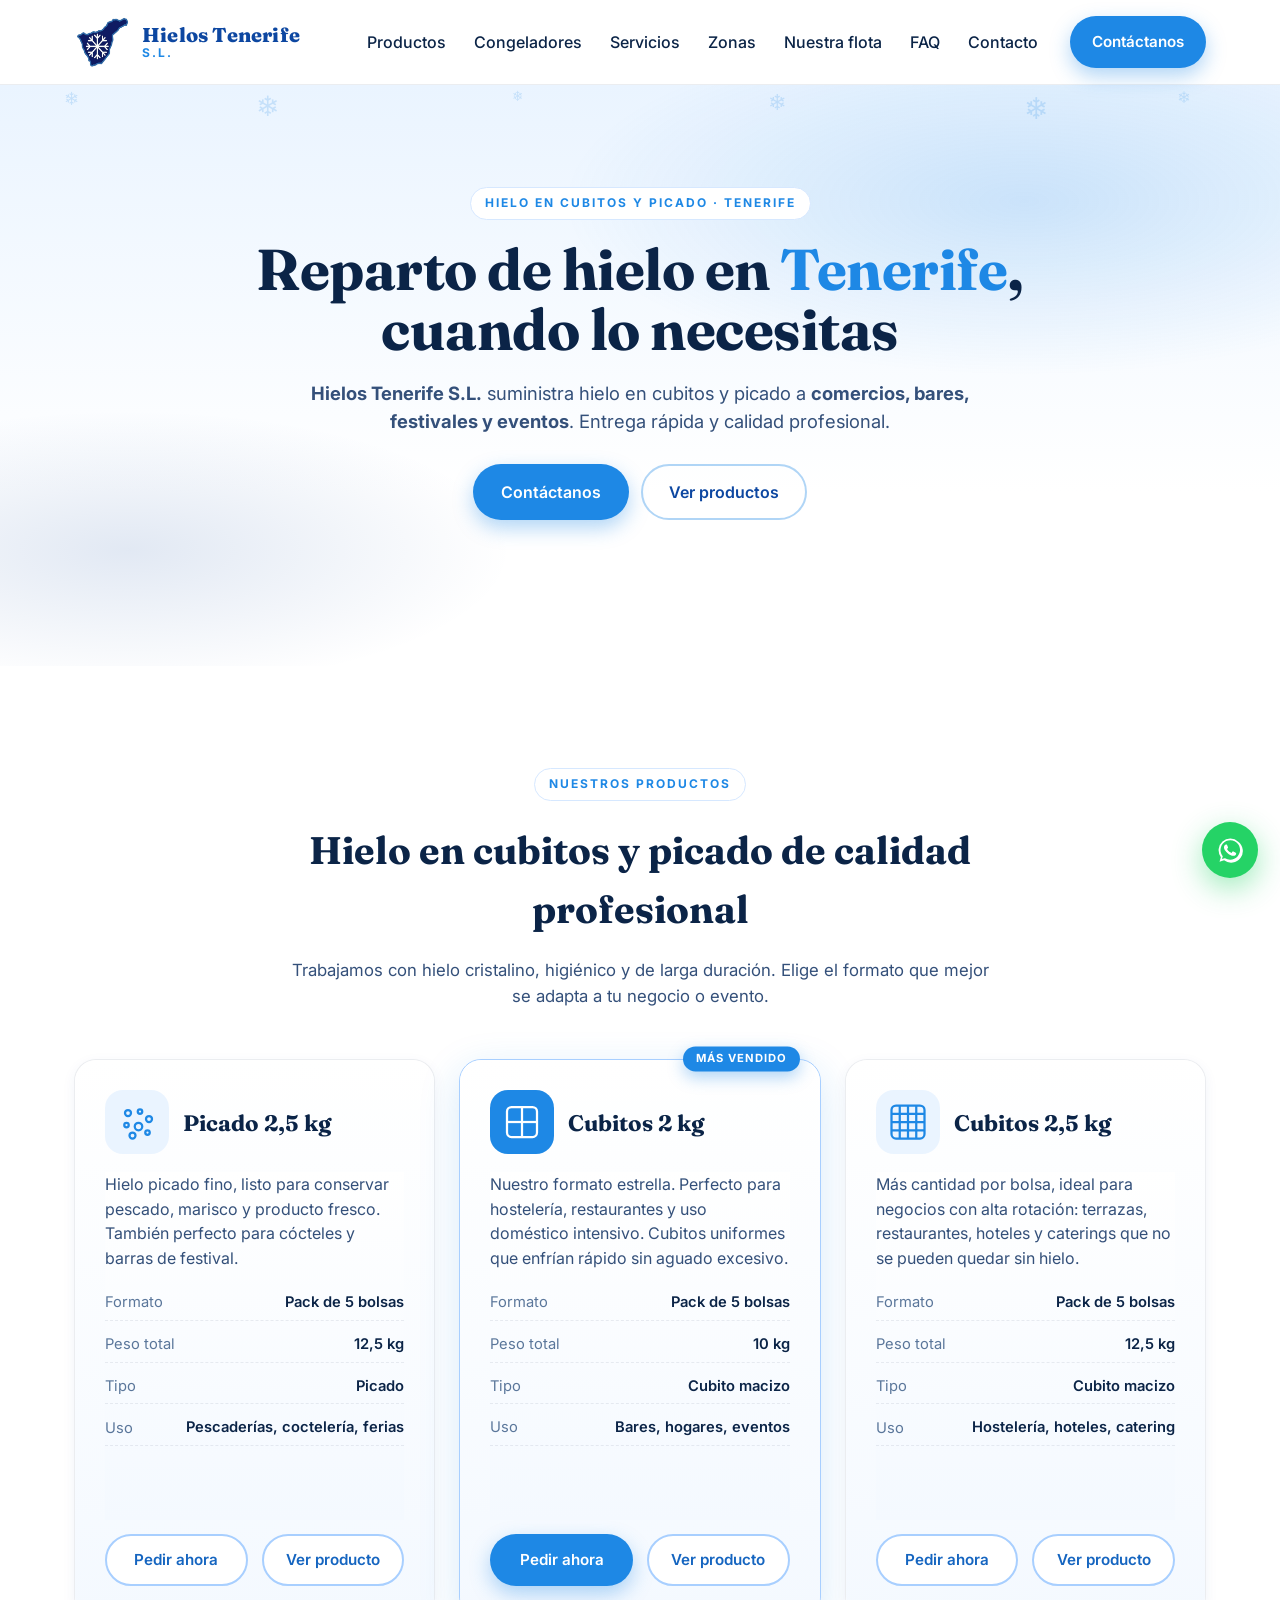
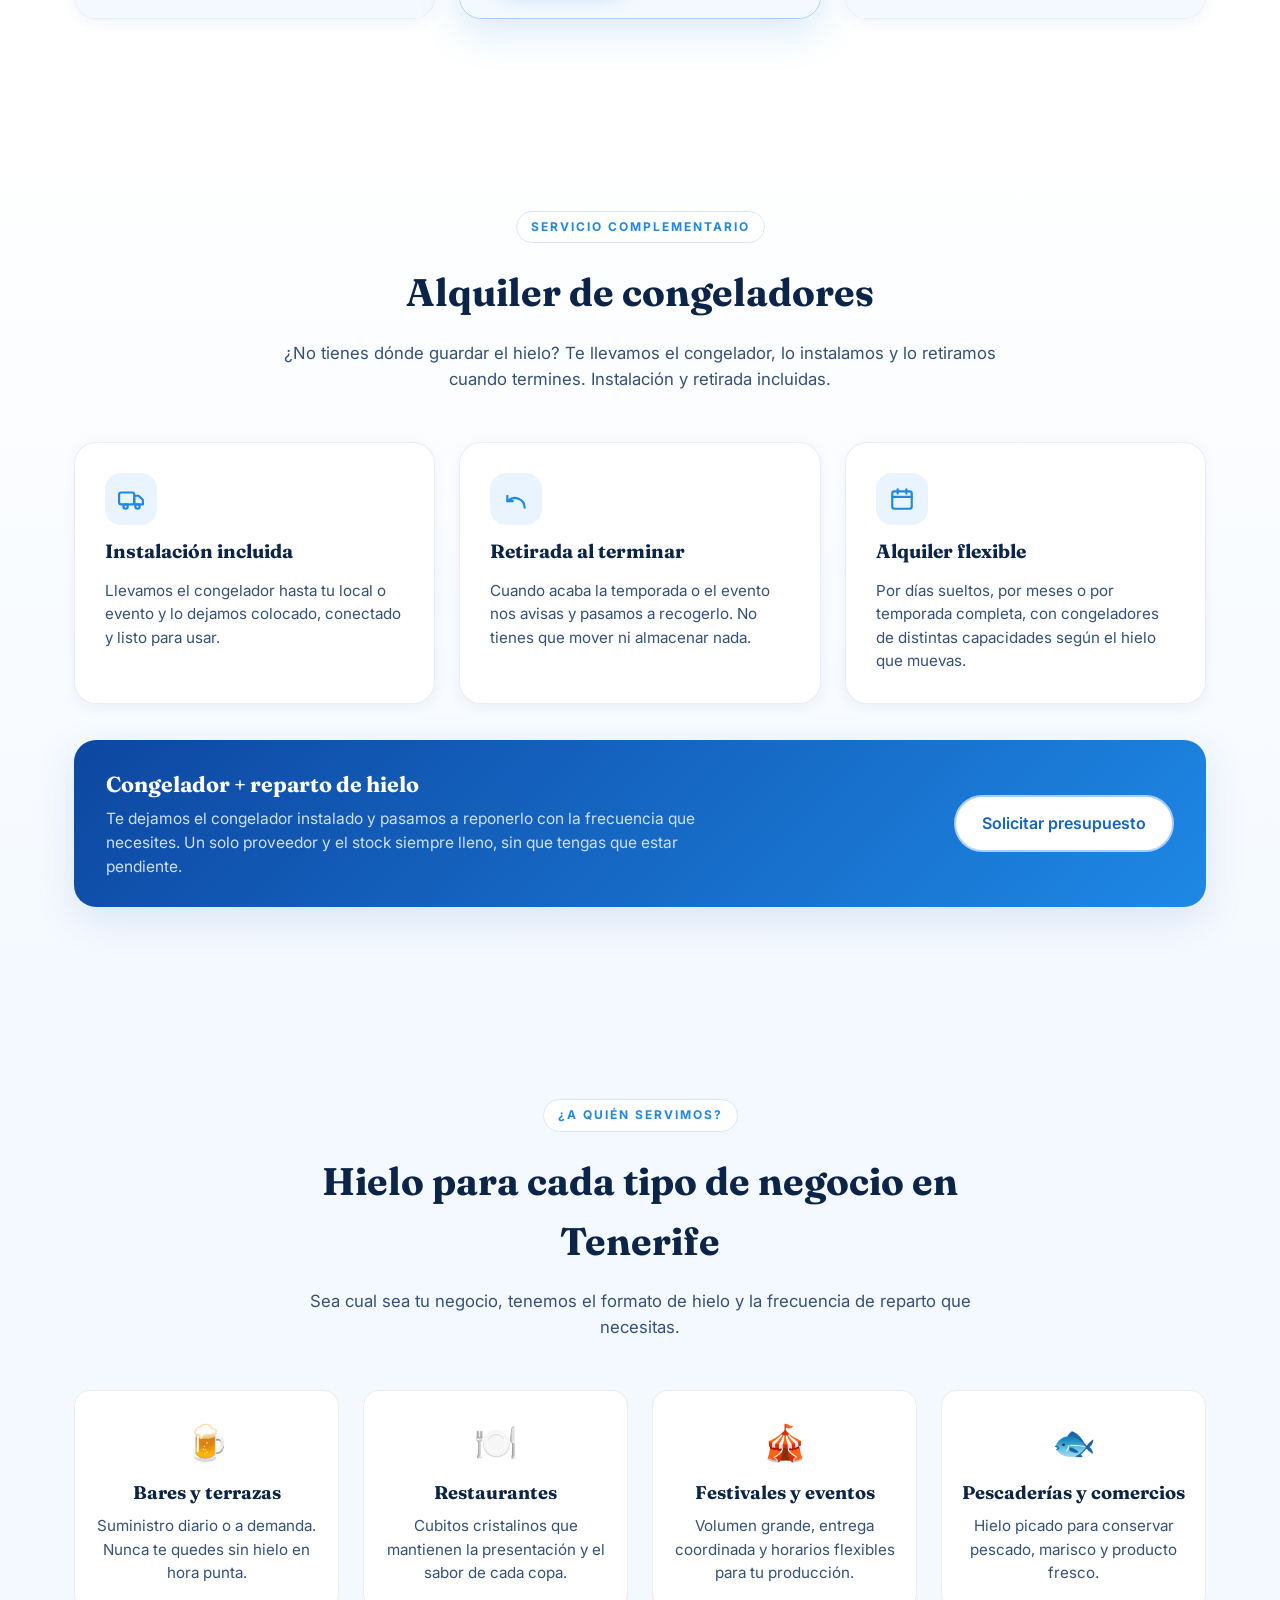
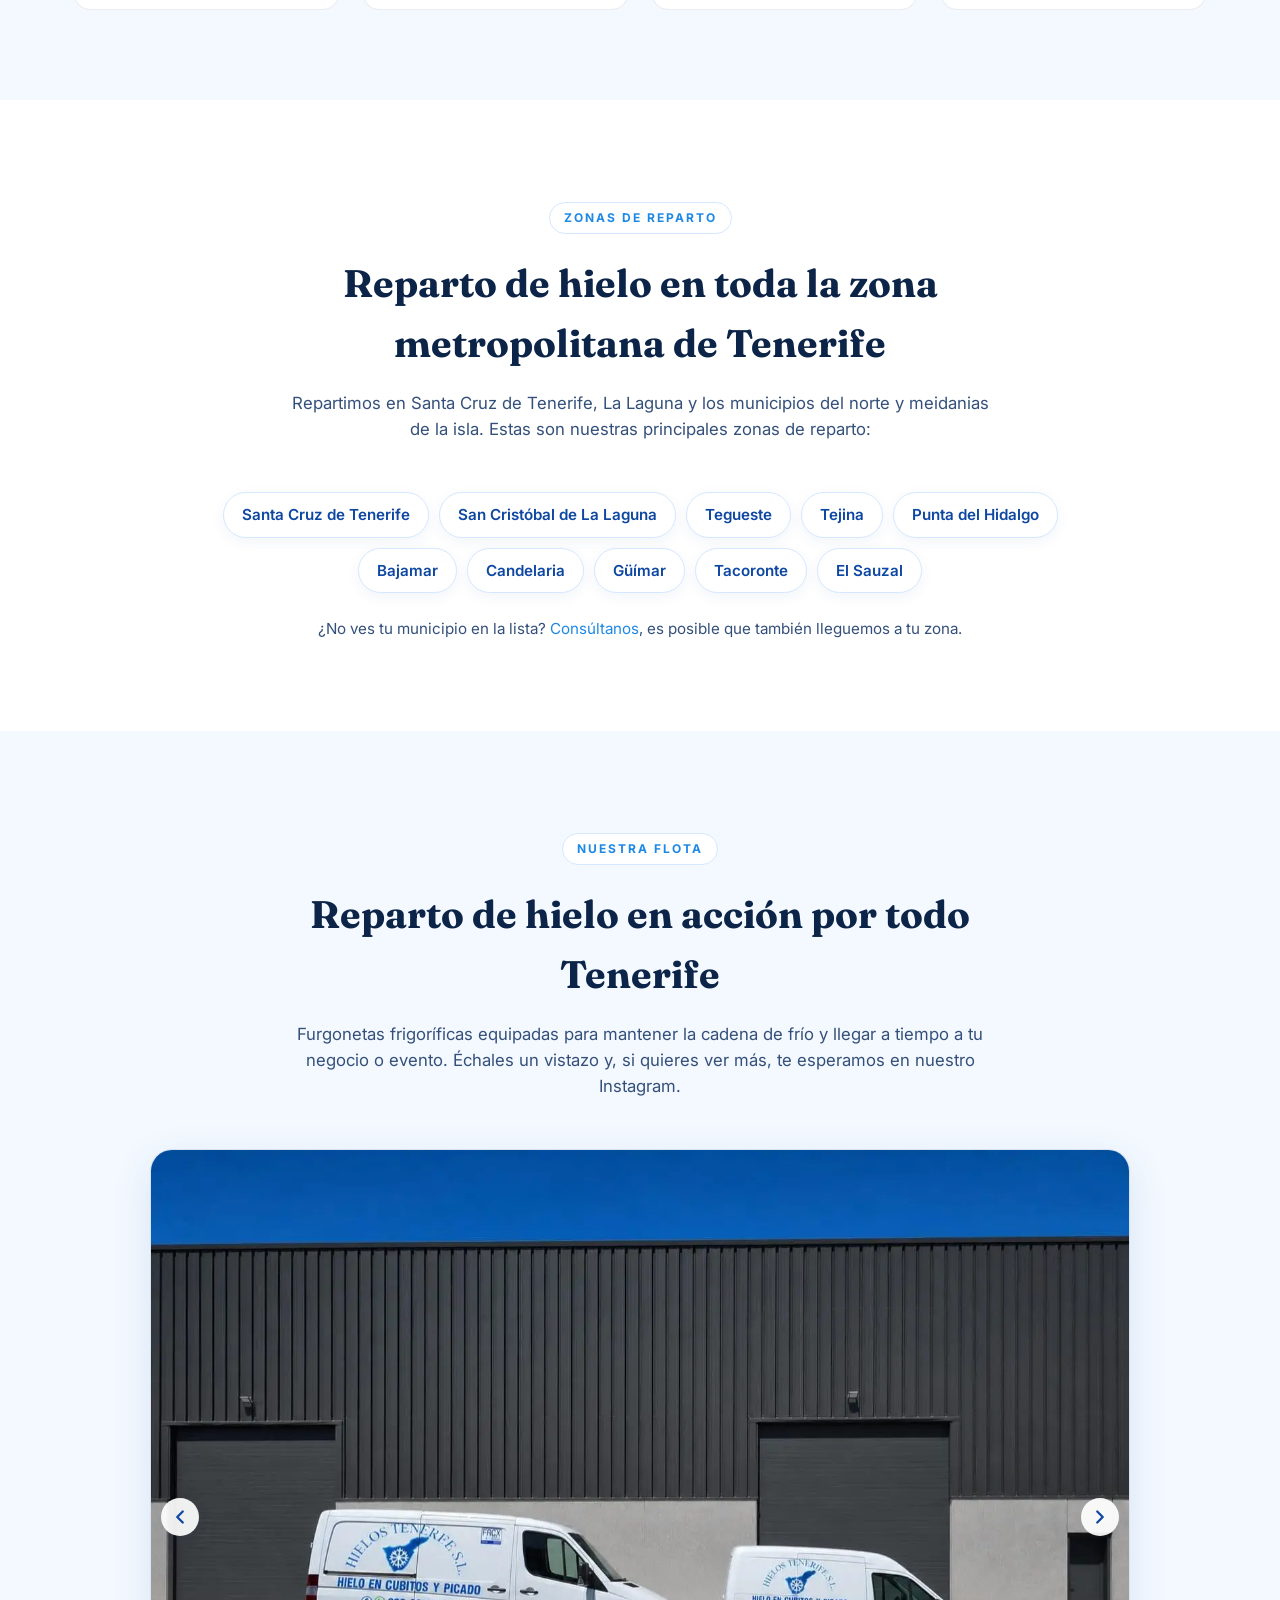
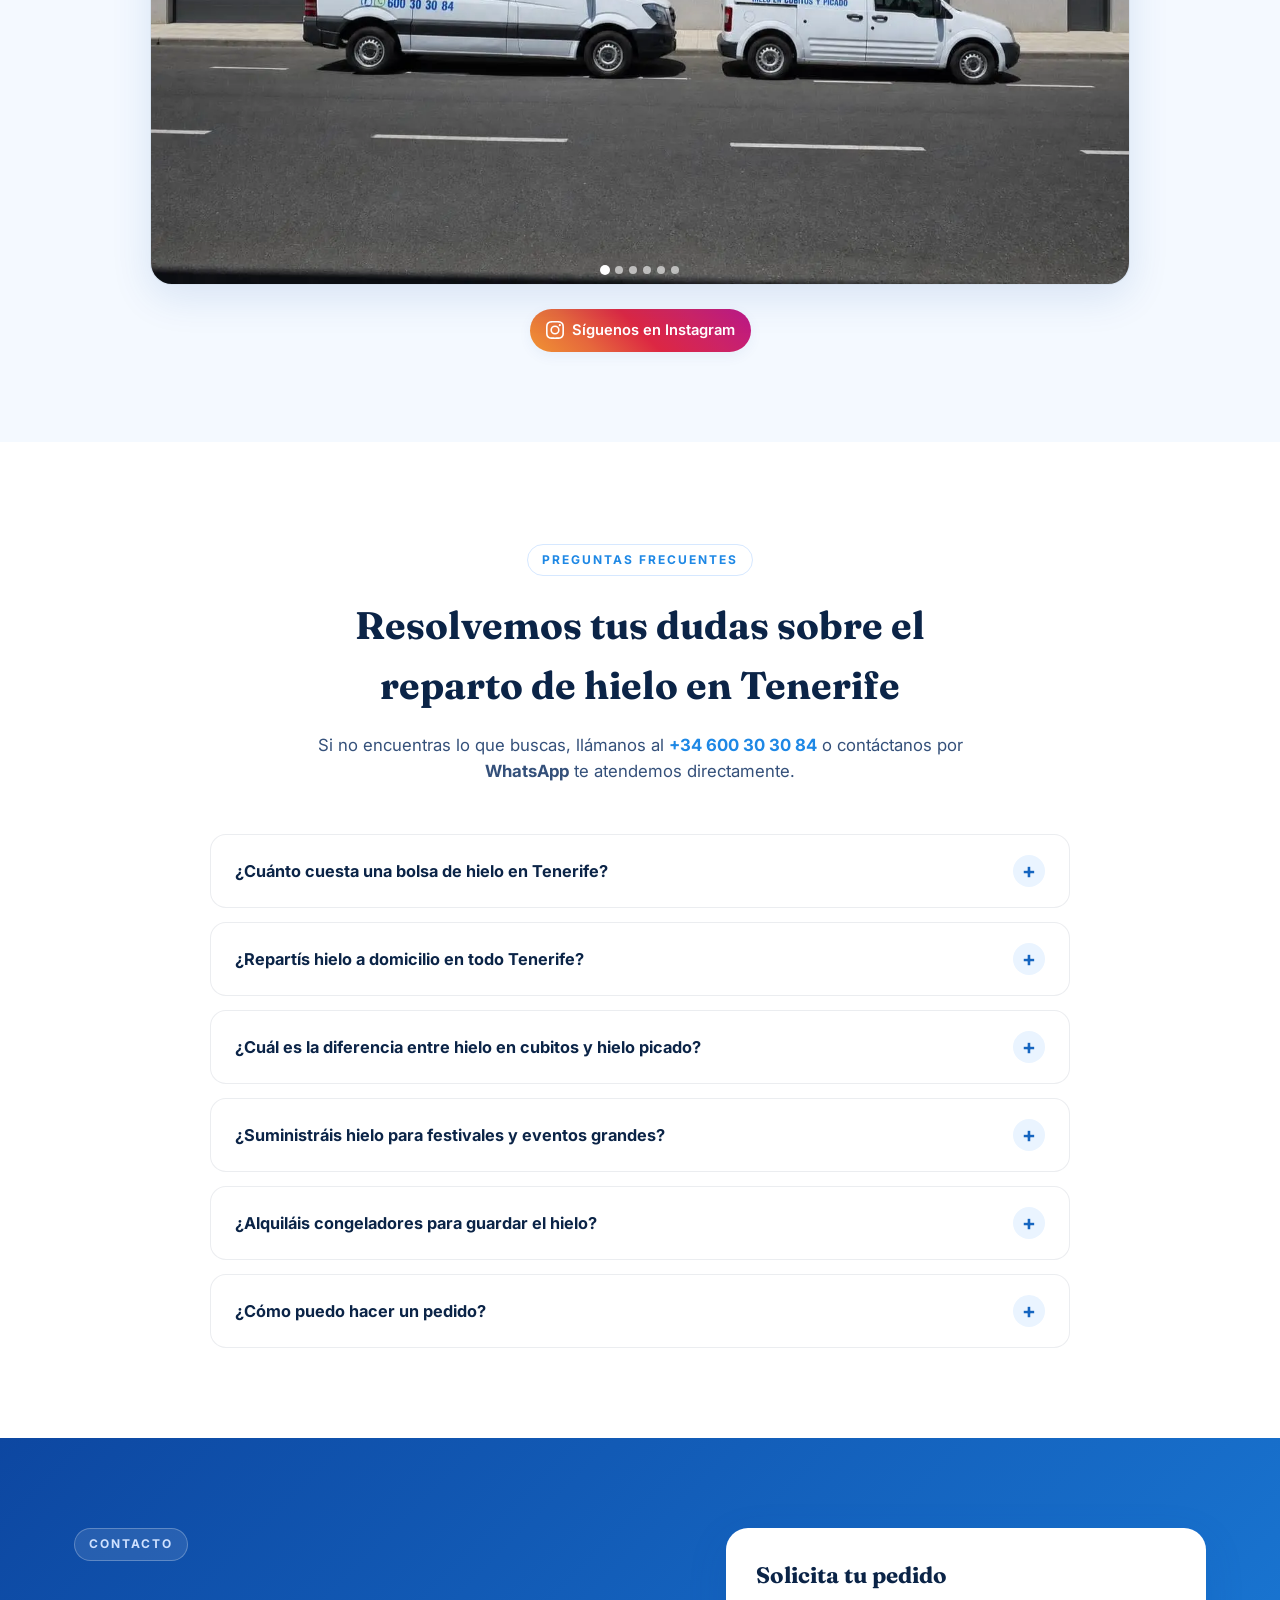
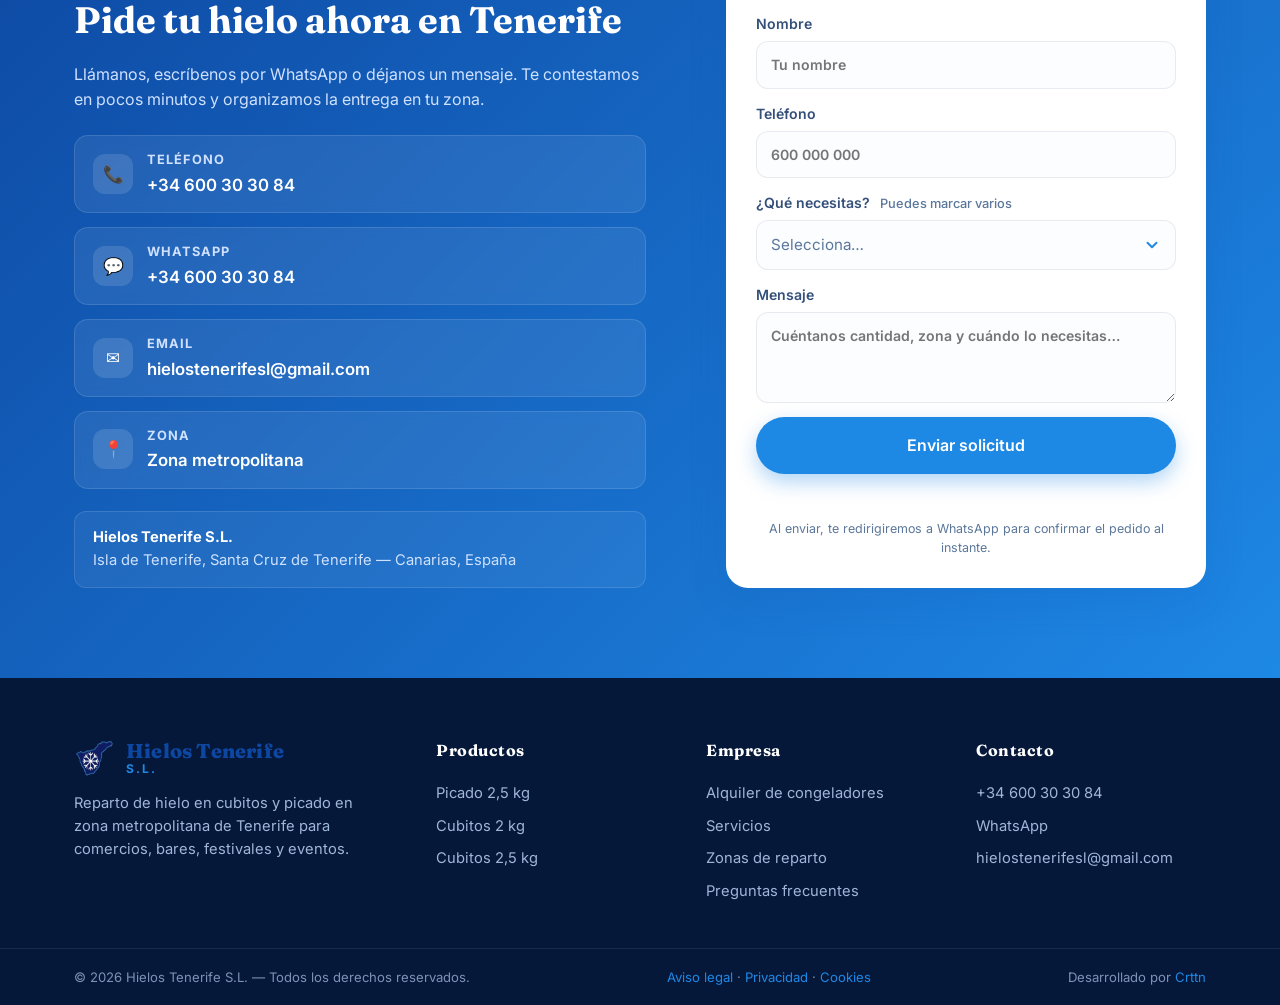
<file: index.html>
<!DOCTYPE html>
<html lang="es-ES">

<head>
  <meta charset="UTF-8" />
  <meta name="viewport" content="width=device-width, initial-scale=1.0" />
  <meta name="theme-color" content="#1e88e5" />
  <meta name="msapplication-TileColor" content="#1e88e5" />

  <!-- Primary SEO -->
  <title>Hielos Tenerife SL | Reparto de Hielo · Cubitos y Picado</title>
  <meta name="description"
    content="Reparto de hielo en cubitos y picado en Tenerife para bares, restaurantes, festivales y eventos. Entrega rápida en toda la zona metropolitana. Pide ya." />
  <meta name="author" content="Hielos Tenerife SL" />
  <meta name="robots" content="index, follow, max-image-preview:large, max-snippet:-1" />
  <meta name="googlebot" content="index, follow" />
  <meta name="rating" content="general" />
  <meta name="distribution" content="global" />
  <meta name="revisit-after" content="7 days" />

  <!-- Canonical -->
  <link rel="canonical" href="https://hielostenerife.es/" />

  <!-- hreflang -->
  <link rel="alternate" hreflang="es-ES" href="https://hielostenerife.es/" />
  <link rel="alternate" hreflang="es" href="https://hielostenerife.es/" />
  <link rel="alternate" hreflang="x-default" href="https://hielostenerife.es/" />

  <!-- Open Graph -->
  <meta property="og:type" content="business.business" />
  <meta property="og:locale" content="es_ES" />
  <meta property="og:site_name" content="Hielos Tenerife SL" />
  <meta property="og:title" content="Hielos Tenerife SL | Reparto de Hielo en Tenerife" />
  <meta property="og:description"
    content="Reparto de hielo en cubitos y picado en zona metropolitana de Tenerife para bares, restaurantes, festivales y eventos. Tel: 600 30 30 84." />
  <meta property="og:url" content="https://hielostenerife.es/" />
  <meta property="og:image" content="https://hielostenerife.es/images/og-image.jpg" />
  <meta property="og:image:type" content="image/jpeg" />
  <meta property="og:image:width" content="1200" />
  <meta property="og:image:height" content="630" />
  <meta property="og:image:alt" content="Furgoneta de Hielos Tenerife SL — reparto de hielo en cubitos y picado" />
  <meta property="business:contact_data:locality" content="San Cristóbal de La Laguna" />
  <meta property="business:contact_data:region" content="Canarias" />
  <meta property="business:contact_data:country_name" content="España" />
  <meta property="business:contact_data:phone_number" content="+34600303084" />

  <!-- Twitter Card -->
  <meta name="twitter:card" content="summary_large_image" />
  <meta name="twitter:title" content="Hielos Tenerife SL | Reparto de Hielo en Tenerife" />
  <meta name="twitter:description"
    content="Reparto de hielo en cubitos y picado en toda Tenerife para bares, festivales y eventos." />
  <meta name="twitter:image" content="https://hielostenerife.es/images/og-image.jpg" />
  <meta name="twitter:image:alt" content="Hielos Tenerife SL" />

  <!-- Geo meta tags (Local SEO) -->
  <meta name="geo.region" content="ES-CN" />
  <meta name="geo.placename" content="Tenerife" />
  <meta name="geo.position" content="28.2916;-16.6291" />
  <meta name="ICBM" content="28.2916, -16.6291" />

  <!-- Performance -->
  <link rel="preconnect" href="https://fonts.googleapis.com" />
  <link rel="preconnect" href="https://fonts.gstatic.com" crossorigin />
  <link
    href="https://fonts.googleapis.com/css2?family=Inter:wght@400;500;600;700;800&family=Fraunces:wght@600;700;800&display=swap"
    rel="stylesheet" />
  <link rel="dns-prefetch" href="https://wa.me" />

  <link rel="stylesheet" href="styles.css" />
  <!-- Prioridad para buscadores como Google (múltiplo de 48px) -->
  <link rel="icon" type="image/png" sizes="48x48" href="images/favicon-48.png" />
  <link rel="icon" href="/favicon.ico" sizes="any" />

  <link rel="icon" type="image/png" sizes="32x32" href="images/favicon-32.png" />
  <link rel="icon" type="image/png" sizes="16x16" href="images/favicon-16.png" />
  <link rel="icon" type="image/png" sizes="192x192" href="images/favicon-192.png" />
  <link rel="apple-touch-icon" sizes="180x180" href="images/apple-touch-icon.png" />

  <!-- ============================================ -->
  <!-- JSON-LD: LocalBusiness                       -->
  <!-- ============================================ -->
  <script type="application/ld+json">
  {
    "@context": "https://schema.org",
    "@type": "LocalBusiness",
    "@id": "https://hielostenerife.es/#business",
    "name": "Hielos Tenerife SL",
    "alternateName": "Hielos Tenerife",
    "description": "Empresa de reparto de hielo en cubitos (2 y 2,5 kg) y hielo picado (2 kg) para comercios, bares, festivales y eventos en zona metropolitana de Tenerife. También ofrecemos alquiler de congeladores con instalación y retirada incluidas.",
    "url": "https://hielostenerife.es/",
    "telephone": "+34600303084",
    "priceRange": "€€",
    "image": "https://hielostenerife.es/images/og-image.jpg",
    "logo": "https://hielostenerife.es/images/logo.webp",
    "currenciesAccepted": "EUR",
    "paymentAccepted": "Efectivo, Tarjeta, Bizum",
    "address": {
      "@type": "PostalAddress",
      "streetAddress": "Cmno. Las Mantecas, 54",
      "addressLocality": "San Cristóbal de La Laguna",
      "addressRegion": "Canarias",
      "postalCode": "38320",
      "addressCountry": "ES"
    },
    "geo": {
      "@type": "GeoCoordinates",
      "latitude": 28.2916,
      "longitude": -16.6291
    },
    "areaServed": [
      { "@type": "Place", "name": "Santa Cruz de Tenerife" },
      { "@type": "Place", "name": "San Cristóbal de La Laguna" },
      { "@type": "Place", "name": "Puerto de la Cruz" },
      { "@type": "Place", "name": "Tegueste" },
      { "@type": "Place", "name": "Tejina" },
      { "@type": "Place", "name": "Punta del Hidalgo" },
      { "@type": "Place", "name": "Bajamar" },
      { "@type": "Place", "name": "La Orotava" },
      { "@type": "Place", "name": "Los Realejos" },
      { "@type": "Place", "name": "Candelaria" },
      { "@type": "Place", "name": "Güímar" },
      { "@type": "Place", "name": "Tacoronte" },
      { "@type": "Place", "name": "Arona" },
      { "@type": "Place", "name": "Adeje" },
      { "@type": "Place", "name": "El Sauzal" }
    ],
    "sameAs": [
      "https://www.instagram.com/hielostenerifesl/"
    ],
    "hasOfferCatalog": {
      "@type": "OfferCatalog",
      "name": "Catálogo de hielo",
      "itemListElement": [
        { "@type": "Service", "name": "Hielo en cubitos 2 kg", "serviceType": "Reparto de hielo en cubitos" },
        { "@type": "Service", "name": "Hielo en cubitos 2,5 kg", "serviceType": "Reparto de hielo en cubitos" },
        { "@type": "Service", "name": "Hielo picado 2,5 kg", "serviceType": "Reparto de hielo picado" },
        { "@type": "Service", "name": "Alquiler de congeladores", "serviceType": "Alquiler de congeladores con instalación y retirada incluidas" }
      ]
    }
  }
  </script>

  <!-- ============================================ -->
  <!-- JSON-LD: FAQPage                             -->
  <!-- ============================================ -->
  <script type="application/ld+json">
  {
    "@context": "https://schema.org",
    "@type": "FAQPage",
    "mainEntity": [
      {
        "@type": "Question",
        "name": "¿Cuánto cuesta una bolsa de hielo en Tenerife?",
        "acceptedAnswer": {
          "@type": "Answer",
          "text": "El precio varía según el formato y la cantidad. Trabajamos con cubitos de 2 kg, cubitos de 2,5 kg y hielo picado de 2 kg. Llámanos al 600 30 30 84 o escríbenos por WhatsApp para un presupuesto sin compromiso."
        }
      },
      {
        "@type": "Question",
        "name": "¿Repartís hielo a domicilio en todo Tenerife?",
        "acceptedAnswer": {
          "@type": "Answer",
          "text": "Nuestro servicio de entrega a domicilio cubre toda el área metropolitana de Tenerife y las zonas de medianías."
        }
      },
      {
        "@type": "Question",
        "name": "¿Cuál es la diferencia entre hielo en cubitos y hielo picado?",
        "acceptedAnswer": {
          "@type": "Answer",
          "text": "El hielo en cubitos es macizo y se usa sobre todo para enfriar bebidas (bares, terrazas, eventos). El hielo picado es más fino, ideal para conservar pescado y marisco en pescaderías, y para cócteles y barras de festival."
        }
      },
      {
        "@type": "Question",
        "name": "¿Suministráis hielo para festivales y eventos grandes?",
        "acceptedAnswer": {
          "@type": "Answer",
          "text": "Por supuesto. Somos especialistas en grandes volúmenes para festivales, bodas, ferias y eventos corporativos. Coordinamos la entrega según los horarios de producción de tu evento."
        }
      },
      {
        "@type": "Question",
        "name": "¿Alquiláis congeladores para guardar el hielo?",
        "acceptedAnswer": {
          "@type": "Answer",
          "text": "Sí. Ofrecemos alquiler de congeladores con la instalación y la retirada incluidas en el precio. Te llevamos el equipo a tu local o evento, lo dejamos funcionando y pasamos a recogerlo cuando termines. Puedes alquilarlo por días, meses o temporada completa."
        }
      },
      {
        "@type": "Question",
        "name": "¿Cómo puedo hacer un pedido?",
        "acceptedAnswer": {
          "@type": "Answer",
          "text": "Puedes llamarnos al 600 30 30 84, escribirnos por WhatsApp al mismo número, o rellenar el formulario de la web. Te contestamos en pocos minutos y organizamos la entrega."
        }
      }
    ]
  }
  </script>

  <!-- ============================================ -->
  <!-- JSON-LD: BreadcrumbList                      -->
  <!-- ============================================ -->
  <script type="application/ld+json">
  {
    "@context": "https://schema.org",
    "@type": "BreadcrumbList",
    "itemListElement": [
      { "@type": "ListItem", "position": 1, "name": "Inicio", "item": "https://hielostenerife.es/" },
      { "@type": "ListItem", "position": 2, "name": "Productos", "item": "https://hielostenerife.es/#productos" },
      { "@type": "ListItem", "position": 3, "name": "Alquiler de congeladores", "item": "https://hielostenerife.es/#alquiler" },
      { "@type": "ListItem", "position": 4, "name": "Servicios", "item": "https://hielostenerife.es/#servicios" },
      { "@type": "ListItem", "position": 5, "name": "Zonas de reparto", "item": "https://hielostenerife.es/#zonas" },
      { "@type": "ListItem", "position": 6, "name": "Nuestra flota", "item": "https://hielostenerife.es/#flota" },
      { "@type": "ListItem", "position": 7, "name": "Contacto", "item": "https://hielostenerife.es/#contacto" }
    ]
  }
  </script>
</head>

<body>

  <!-- Skip-link for accessibility -->
  <a href="#main" class="skip-link">Saltar al contenido principal</a>

  <!-- Header / Nav -->
  <header class="header" id="header" role="banner">
    <div class="container header__inner">
      <a href="#" class="logo" aria-label="Hielos Tenerife SL — Inicio">
        <span class="logo__mark" aria-hidden="true">
          <img src="images/logo.webp" alt="" width="56" height="56" />
        </span>
        <span class="logo__text">
          <span class="logo__title">Hielos Tenerife</span>
          <span class="logo__sub">S.L.</span>
        </span>
      </a>

      <nav class="nav" id="nav" aria-label="Navegación principal">
        <a href="#productos">Productos</a>
        <a href="#alquiler">Congeladores</a>
        <a href="#servicios">Servicios</a>
        <a href="#zonas">Zonas</a>
        <a href="#flota">Nuestra flota</a>
        <a href="#faq">FAQ</a>
        <a href="#contacto">Contacto</a>
      </nav>

      <a class="btn btn--primary header__cta" href="#contacto" aria-label="Ir a la sección de contacto">
        Contáctanos
      </a>

      <button class="hamburger" id="hamburger" aria-label="Abrir menú" aria-expanded="false" aria-controls="nav">
        <span></span><span></span><span></span>
      </button>
    </div>
  </header>

  <main id="main">

    <!-- Hero -->
    <section class="hero" aria-labelledby="hero-title">
      <div class="hero__bg" aria-hidden="true"></div>
      <div class="container hero__inner">
        <p class="eyebrow">Hielo en cubitos y picado · Tenerife</p>
        <h1 class="hero__title" id="hero-title">
          Reparto de hielo en <span class="accent">Tenerife</span>, cuando lo necesitas
        </h1>
        <p class="hero__lead">
          <strong>Hielos Tenerife S.L.</strong> suministra hielo en cubitos y picado
          a <strong>comercios, bares, festivales y eventos</strong>.
          Entrega rápida y calidad profesional.
        </p>
        <div class="hero__ctas">
          <a class="btn btn--primary btn--lg" href="#contacto">Contáctanos</a>
          <a class="btn btn--ghost btn--lg" href="#productos">Ver productos</a>
        </div>
      </div>

      <div class="snowflakes" aria-hidden="true">
        <span>❄</span><span>❄</span><span>❄</span><span>❄</span><span>❄</span><span>❄</span>
      </div>
    </section>

    <!-- Productos -->
    <section class="section" id="productos" aria-labelledby="productos-title">
      <div class="container">
        <div class="section__head">
          <p class="eyebrow">Nuestros productos</p>
          <h2 id="productos-title">Hielo en cubitos y picado de calidad profesional</h2>
          <p class="section__lead">
            Trabajamos con hielo cristalino, higiénico y de larga duración. Elige el formato que mejor
            se adapta a tu negocio o evento.
          </p>
        </div>

        <div class="grid grid--3">

          <article class="card product product--flip product--featured">
            <div class="product__static">
              <div class="product__badge">Más vendido</div>
              <div class="product__heading">
                <div class="product__icon" aria-hidden="true">
                  <svg viewBox="0 0 64 64" width="48" height="48" fill="none" stroke="currentColor" stroke-width="3"
                    stroke-linejoin="round">
                    <rect x="12" y="12" width="40" height="40" rx="6" />
                    <line x1="12" y1="32" x2="52" y2="32" />
                    <line x1="32" y1="12" x2="32" y2="52" />
                  </svg>
                </div>
                <h3>Cubitos 2 kg</h3>
              </div>
              <div class="product__content">
                <div class="product__details product__front">
                  <p>Nuestro formato estrella. Perfecto para hostelería, restaurantes y uso doméstico intensivo. Cubitos
                    uniformes que enfrían rápido sin aguado excesivo.</p>
                  <ul class="product__specs">
                    <li><span>Formato</span><b>Pack de 5 bolsas</b></li>
                    <li><span>Peso total</span><b>10 kg</b></li>
                    <li><span>Tipo</span><b>Cubito macizo</b></li>
                    <li><span>Uso</span><b>Bares, hogares, eventos</b></li>
                  </ul>
                </div>
                <div class="product__details product__back" id="productGallery" aria-hidden="true">
                  <div class="product-gallery" aria-label="Galería de cubitos de hielo 2 kg">
                    <div class="product-gallery__image">
                      <img src="images/bolsa_tiles.webp" alt="Bolsa de cubitos de hielo de 2 kg" />
                    </div>
                  </div>
                </div>
              </div>
              <div class="product__actions product__actions--static">
                <a class="btn btn--primary" href="#contacto" aria-label="Pedir cubitos de hielo 2 kg">Pedir ahora</a>
                <button class="btn btn--outline product__flip-btn" type="button" aria-expanded="false"
                  aria-controls="productGallery" aria-label="Ver imágenes de cubitos de hielo 2 kg">Ver
                  producto</button>
              </div>
            </div>
          </article>

          <article class="card product product--flip">
            <div class="product__static">
              <div class="product__heading">
                <div class="product__icon" aria-hidden="true">
                  <svg viewBox="0 0 64 64" width="48" height="48" fill="none" stroke="currentColor" stroke-width="3"
                    stroke-linejoin="round">
                    <circle cx="20" cy="20" r="4" />
                    <circle cx="36" cy="18" r="3" />
                    <circle cx="48" cy="28" r="4" />
                    <circle cx="18" cy="36" r="3" />
                    <circle cx="34" cy="38" r="5" />
                    <circle cx="46" cy="46" r="3" />
                    <circle cx="26" cy="50" r="4" />
                  </svg>
                </div>
                <h3>Picado 2,5 kg</h3>
              </div>
              <div class="product__content">
                <div class="product__details product__front">
                  <p>Hielo picado fino, listo para conservar pescado, marisco y producto fresco. También perfecto para
                    cócteles y barras de festival.</p>
                  <ul class="product__specs">
                    <li><span>Formato</span><b>Pack de 5 bolsas</b></li>
                    <li><span>Peso total</span><b>12,5 kg</b></li>
                    <li><span>Tipo</span><b>Picado</b></li>
                    <li><span>Uso</span><b>Pescaderías, coctelería, ferias</b></li>
                  </ul>
                </div>
                <div class="product__details product__back" id="picadoGallery" aria-hidden="true">
                  <div class="product-gallery">
                    <div class="product-gallery__image"><img src="images/bolsa_frucape.webp"
                        alt="Imagen de hielo picado 2,5 kg" /></div>
                  </div>
                </div>
              </div>
              <div class="product__actions product__actions--static">
                <a class="btn btn--outline" href="#contacto" aria-label="Pedir hielo picado 2 kg">Pedir ahora</a>
                <button class="btn btn--outline product__flip-btn" type="button" aria-expanded="false"
                  aria-controls="picadoGallery" aria-label="Ver imagen de hielo picado 2 kg">Ver producto</button>
              </div>
            </div>
          </article>

          <article class="card product product--flip">
            <div class="product__static">
              <div class="product__heading">
                <div class="product__icon" aria-hidden="true">
                  <svg viewBox="0 0 64 64" width="48" height="48" fill="none" stroke="currentColor" stroke-width="3"
                    stroke-linejoin="round">
                    <rect x="10" y="10" width="44" height="44" rx="6" />
                    <line x1="10" y1="32" x2="54" y2="32" />
                    <line x1="32" y1="10" x2="32" y2="54" />
                    <line x1="10" y1="21" x2="54" y2="21" />
                    <line x1="10" y1="43" x2="54" y2="43" />
                    <line x1="21" y1="10" x2="21" y2="54" />
                    <line x1="43" y1="10" x2="43" y2="54" />
                  </svg>
                </div>
                <h3>Cubitos 2,5 kg</h3>
              </div>
              <div class="product__content">
                <div class="product__details product__front">
                  <p>Más cantidad por bolsa, ideal para negocios con alta rotación: terrazas, restaurantes, hoteles y
                    caterings que no se pueden quedar sin hielo.</p>
                  <ul class="product__specs">
                    <li><span>Formato</span><b>Pack de 5 bolsas</b></li>
                    <li><span>Peso total</span><b>12,5 kg</b></li>
                    <li><span>Tipo</span><b>Cubito macizo</b></li>
                    <li><span>Uso</span><b>Hostelería, hoteles, catering</b></li>
                  </ul>
                </div>
                <div class="product__details product__back" id="cubitos25Gallery" aria-hidden="true">
                  <div class="product-gallery">
                    <div class="product-gallery__image"><img src="images/bolsa_tiles.webp"
                        alt="Imagen de cubitos de hielo 2,5 kg" /></div>
                  </div>
                </div>
              </div>
              <div class="product__actions product__actions--static">
                <a class="btn btn--outline" href="#contacto" aria-label="Pedir cubitos de hielo 2,5 kg">Pedir ahora</a>
                <button class="btn btn--outline product__flip-btn" type="button" aria-expanded="false"
                  aria-controls="cubitos25Gallery" aria-label="Ver imagen de cubitos de hielo 2,5 kg">Ver
                  producto</button>
              </div>
            </div>
          </article>

        </div>
      </div>
    </section>

    <!-- Alquiler de congeladores -->
    <section class="section section--rental" id="alquiler" aria-labelledby="alquiler-title">
      <div class="container">
        <div class="section__head">
          <p class="eyebrow">Servicio complementario</p>
          <h2 id="alquiler-title">Alquiler de congeladores</h2>
          <p class="section__lead">
            ¿No tienes dónde guardar el hielo? Te llevamos el congelador, lo instalamos y lo retiramos cuando
            termines. Instalación y retirada incluidas.
          </p>
        </div>

        <div class="grid grid--3">

          <article class="card rental-card">
            <div class="rental-card__icon" aria-hidden="true">
              <svg viewBox="0 0 24 24" width="26" height="26" fill="none" stroke="currentColor" stroke-width="2"
                stroke-linecap="round" stroke-linejoin="round">
                <rect x="1" y="6" width="14" height="11" rx="2" />
                <path d="M15 9h4l4 4v4h-8z" />
                <circle cx="7" cy="19" r="2" />
                <circle cx="18" cy="19" r="2" />
              </svg>
            </div>
            <h3>Instalación incluida</h3>
            <p>Llevamos el congelador hasta tu local o evento y lo dejamos colocado, conectado y listo para usar.</p>
          </article>

          <article class="card rental-card">
            <div class="rental-card__icon" aria-hidden="true">
              <svg viewBox="0 0 24 24" width="26" height="26" fill="none" stroke="currentColor" stroke-width="2"
                stroke-linecap="round" stroke-linejoin="round">
                <polyline points="9 14 4 14 4 9" />
                <path d="M20 20a9 9 0 0 0-15.5-6.2L4 14" />
              </svg>
            </div>
            <h3>Retirada al terminar</h3>
            <p>Cuando acaba la temporada o el evento nos avisas y pasamos a recogerlo. No tienes que mover ni
              almacenar nada.</p>
          </article>

          <article class="card rental-card">
            <div class="rental-card__icon" aria-hidden="true">
              <svg viewBox="0 0 24 24" width="26" height="26" fill="none" stroke="currentColor" stroke-width="2"
                stroke-linecap="round" stroke-linejoin="round">
                <rect x="3" y="5" width="18" height="16" rx="2" />
                <line x1="3" y1="10" x2="21" y2="10" />
                <line x1="8" y1="3" x2="8" y2="7" />
                <line x1="16" y1="3" x2="16" y2="7" />
              </svg>
            </div>
            <h3>Alquiler flexible</h3>
            <p>Por días sueltos, por meses o por temporada completa, con congeladores de distintas capacidades
              según el hielo que muevas.</p>
          </article>

        </div>

        <div class="rental-combo">
          <div class="rental-combo__text">
            <h3>Congelador + reparto de hielo</h3>
            <p>Te dejamos el congelador instalado y pasamos a reponerlo con la frecuencia que necesites. Un solo
              proveedor y el stock siempre lleno, sin que tengas que estar pendiente.</p>
          </div>
          <a class="btn btn--outline btn--lg" href="#contacto">Solicitar presupuesto</a>
        </div>
      </div>
    </section>

    <!-- Servicios -->
    <section class="section section--alt" id="servicios" aria-labelledby="servicios-title">
      <div class="container">
        <div class="section__head">
          <p class="eyebrow">¿A quién servimos?</p>
          <h2 id="servicios-title">Hielo para cada tipo de negocio en Tenerife</h2>
          <p class="section__lead">
            Sea cual sea tu negocio, tenemos el formato de hielo y la frecuencia de reparto que necesitas.
          </p>
        </div>

        <div class="grid grid--4">
          <div class="srv">
            <div class="srv__icon" aria-hidden="true">🍺</div>
            <h3>Bares y terrazas</h3>
            <p>Suministro diario o a demanda. Nunca te quedes sin hielo en hora punta.</p>
          </div>
          <div class="srv">
            <div class="srv__icon" aria-hidden="true">🍽️</div>
            <h3>Restaurantes</h3>
            <p>Cubitos cristalinos que mantienen la presentación y el sabor de cada copa.</p>
          </div>
          <div class="srv">
            <div class="srv__icon" aria-hidden="true">🎪</div>
            <h3>Festivales y eventos</h3>
            <p>Volumen grande, entrega coordinada y horarios flexibles para tu producción.</p>
          </div>
          <div class="srv">
            <div class="srv__icon" aria-hidden="true">🐟</div>
            <h3>Pescaderías y comercios</h3>
            <p>Hielo picado para conservar pescado, marisco y producto fresco.</p>
          </div>
        </div>
      </div>
    </section>

    <!-- Zonas de reparto -->
    <section class="section" id="zonas" aria-labelledby="zonas-title">
      <div class="container">
        <div class="section__head">
          <p class="eyebrow">Zonas de reparto</p>
          <h2 id="zonas-title">Reparto de hielo en toda la zona metropolitana de Tenerife</h2>
          <p class="section__lead">
            Repartimos en Santa Cruz de Tenerife, La Laguna y los municipios
            del norte y meidanias de la isla. Estas son nuestras principales zonas de reparto:
          </p>
        </div>

        <ul class="zonas__list" role="list">
          <li>Santa Cruz de Tenerife</li>
          <li>San Cristóbal de La Laguna</li>
          <li>Tegueste</li>
          <li>Tejina</li>
          <li>Punta del Hidalgo</li>
          <li>Bajamar</li>
          <li>Candelaria</li>
          <li>Güímar</li>
          <li>Tacoronte</li>
          <li>El Sauzal</li>
        </ul>

        <p class="zonas__note">
          ¿No ves tu municipio en la lista? <a href="#contacto">Consúltanos</a>, es posible que también lleguemos a tu
          zona.
        </p>
      </div>
    </section>

    <!-- Flota -->
    <section class="section section--alt" id="flota" aria-labelledby="flota-title">
      <div class="container">
        <div class="section__head">
          <p class="eyebrow">Nuestra flota</p>
          <h2 id="flota-title">Reparto de hielo en acción por todo Tenerife</h2>
          <p class="section__lead">
            Furgonetas frigoríficas equipadas para mantener la cadena de frío y llegar a tiempo a tu negocio o evento.
            Échales un vistazo y, si quieres ver más, te esperamos en nuestro Instagram.
          </p>
        </div>

        <div class="carousel carousel--wide" id="flotaCarousel" aria-roledescription="carrusel"
          aria-label="Galería de la flota de Hielos Tenerife">
          <div class="carousel__track">
            <div class="carousel__slide is-active">
              <img src="images/flota_imagen_1.webp" alt="Reparto de hielo de Hielos Tenerife S.L. en la isla"
                loading="lazy" />
            </div>
            <div class="carousel__slide">
              <img src="images/flota_imagen_2.webp" alt="Bolsa de hielo cristalino lista para entregar"
                loading="lazy" />
            </div>
            <div class="carousel__slide">
              <img src="images/flota_imagen_3.webp" alt="Furgoneta de reparto de hielo en servicio" loading="lazy" />
            </div>
            <div class="carousel__slide">
              <img src="images/flota_imagen_4.webp" alt="Cubitos de hielo en vaso" loading="lazy" />
            </div>
            <div class="carousel__slide">
              <img src="images/flota_imagen_5.webp" alt="Cubitos de hielo en vaso" loading="lazy" />
            </div>
            <div class="carousel__slide">
              <img src="images/flota_imagen_6.webp" alt="Cubitos de hielo en vaso" loading="lazy" />
            </div>
          </div>

          <button class="carousel__btn carousel__btn--prev" type="button" aria-label="Imagen anterior">
            <svg viewBox="0 0 24 24" width="22" height="22" fill="none" stroke="currentColor" stroke-width="2.5"
              stroke-linecap="round" stroke-linejoin="round">
              <polyline points="15 18 9 12 15 6" />
            </svg>
          </button>
          <button class="carousel__btn carousel__btn--next" type="button" aria-label="Imagen siguiente">
            <svg viewBox="0 0 24 24" width="22" height="22" fill="none" stroke="currentColor" stroke-width="2.5"
              stroke-linecap="round" stroke-linejoin="round">
              <polyline points="9 18 15 12 9 6" />
            </svg>
          </button>

          <div class="carousel__dots" role="tablist" aria-label="Selector de diapositivas"></div>
        </div>

        <div class="carousel__cta">
          <a class="carousel__ig" href="https://www.instagram.com/hielostenerifesl/" target="_blank" rel="noopener"
            aria-label="Ver más fotos en Instagram">
            <svg viewBox="0 0 24 24" width="18" height="18" fill="currentColor" aria-hidden="true">
              <path
                d="M12 2.16c3.2 0 3.58 0 4.85.07 1.17.05 1.8.25 2.23.41.56.22.96.48 1.38.9.42.42.68.82.9 1.38.16.42.36 1.06.41 2.23.06 1.27.07 1.65.07 4.85s0 3.58-.07 4.85c-.05 1.17-.25 1.8-.41 2.23-.22.56-.48.96-.9 1.38-.42.42-.82.68-1.38.9-.42.16-1.06.36-2.23.41-1.27.06-1.65.07-4.85.07s-3.58 0-4.85-.07c-1.17-.05-1.8-.25-2.23-.41a3.7 3.7 0 0 1-1.38-.9 3.7 3.7 0 0 1-.9-1.38c-.16-.42-.36-1.06-.41-2.23-.06-1.27-.07-1.65-.07-4.85s0-3.58.07-4.85c.05-1.17.25-1.8.41-2.23.22-.56.48-.96.9-1.38.42-.42.82-.68 1.38-.9.42-.16 1.06-.36 2.23-.41 1.27-.06 1.65-.07 4.85-.07M12 0C8.74 0 8.33 0 7.05.07 5.78.13 4.9.33 4.14.63a5.9 5.9 0 0 0-2.14 1.4A5.9 5.9 0 0 0 .63 4.14C.33 4.9.13 5.78.07 7.05.01 8.33 0 8.74 0 12s0 3.67.07 4.95c.06 1.27.26 2.15.56 2.91a5.9 5.9 0 0 0 1.4 2.14 5.9 5.9 0 0 0 2.14 1.4c.76.3 1.64.5 2.91.56C8.33 23.99 8.74 24 12 24s3.67 0 4.95-.07c1.27-.06 2.15-.26 2.91-.56a5.9 5.9 0 0 0 2.14-1.4 5.9 5.9 0 0 0 1.4-2.14c.3-.76.5-1.64.56-2.91C23.99 15.67 24 15.26 24 12s0-3.67-.07-4.95c-.06-1.27-.26-2.15-.56-2.91a5.9 5.9 0 0 0-1.4-2.14A5.9 5.9 0 0 0 19.86.63c-.76-.3-1.64-.5-2.91-.56C15.67 0 15.26 0 12 0Zm0 5.84A6.16 6.16 0 1 0 18.16 12 6.16 6.16 0 0 0 12 5.84Zm0 10.16A4 4 0 1 1 16 12a4 4 0 0 1-4 4Zm6.41-11.85a1.44 1.44 0 1 0 1.44 1.44 1.44 1.44 0 0 0-1.44-1.44Z" />
            </svg>
            <span>Síguenos en Instagram</span>
          </a>
        </div>
      </div>
    </section>

    <!-- FAQ -->
    <section class="section" id="faq" aria-labelledby="faq-title">
      <div class="container">
        <div class="section__head">
          <p class="eyebrow">Preguntas frecuentes</p>
          <h2 id="faq-title">Resolvemos tus dudas sobre el reparto de hielo en Tenerife</h2>
          <p class="section__lead">
            Si no encuentras lo que buscas, llámanos al <a href="tel:+34600303084"><strong>+34 600 30 30 84</strong></a>
            o contáctanos por <strong> WhatsApp</strong> te atendemos directamente.
          </p>
        </div>

        <div class="faq">
          <details class="faq__item">
            <summary>
              <h3>¿Cuánto cuesta una bolsa de hielo en Tenerife?</h3>
              <span class="faq__icon" aria-hidden="true">+</span>
            </summary>
            <div class="faq__answer">
              <p>El precio varía según el formato y la cantidad. Trabajamos con cubitos de 2 kg, cubitos de 2,5 kg y
                hielo picado de 2 kg. Llámanos al 600 30 30 84 o escríbenos por WhatsApp para un presupuesto sin
                compromiso.</p>
            </div>
          </details>

          <details class="faq__item">
            <summary>
              <h3>¿Repartís hielo a domicilio en todo Tenerife?</h3>
              <span class="faq__icon" aria-hidden="true">+</span>
            </summary>
            <div class="faq__answer">
              <p>Nuestro servicio de entrega a domicilio cubre toda el área metropolitana de Tenerife y las zonas de
                medianías.</p>
            </div>
          </details>

          <details class="faq__item">
            <summary>
              <h3>¿Cuál es la diferencia entre hielo en cubitos y hielo picado?</h3>
              <span class="faq__icon" aria-hidden="true">+</span>
            </summary>
            <div class="faq__answer">
              <p>El hielo en cubitos es macizo y se usa sobre todo para enfriar bebidas (bares, terrazas, eventos). El
                hielo picado es más fino, ideal para conservar pescado y marisco en pescaderías, y para cócteles y
                barras de festival.</p>
            </div>
          </details>

          <details class="faq__item">
            <summary>
              <h3>¿Suministráis hielo para festivales y eventos grandes?</h3>
              <span class="faq__icon" aria-hidden="true">+</span>
            </summary>
            <div class="faq__answer">
              <p>Por supuesto. Somos especialistas en grandes volúmenes para festivales, bodas, ferias y eventos
                corporativos. Coordinamos la entrega según los horarios de producción de tu evento.</p>
            </div>
          </details>

          <details class="faq__item">
            <summary>
              <h3>¿Alquiláis congeladores para guardar el hielo?</h3>
              <span class="faq__icon" aria-hidden="true">+</span>
            </summary>
            <div class="faq__answer">
              <p>Sí. Ofrecemos alquiler de congeladores con la instalación y la retirada incluidas en el
                precio. Te llevamos el equipo a tu local o evento, lo dejamos funcionando y pasamos a recogerlo cuando
                termines. Puedes alquilarlo por días, meses o temporada completa.</p>
            </div>
          </details>

          <details class="faq__item">
            <summary>
              <h3>¿Cómo puedo hacer un pedido?</h3>
              <span class="faq__icon" aria-hidden="true">+</span>
            </summary>
            <div class="faq__answer">
              <p>Puedes llamarnos al 600 30 30 84, escribirnos por WhatsApp al mismo número, o rellenar el formulario de
                la web. Te contestamos en pocos minutos y organizamos la entrega.</p>
            </div>
          </details>
        </div>
      </div>
    </section>

    <!-- Contacto -->
    <section class="section section--dark" id="contacto" aria-labelledby="contacto-title">
      <div class="container contacto">
        <div class="contacto__info">
          <p class="eyebrow eyebrow--light">Contacto</p>
          <h2 id="contacto-title">Pide tu hielo ahora en Tenerife</h2>
          <p>
            Llámanos, escríbenos por WhatsApp o déjanos un mensaje. Te contestamos en pocos minutos
            y organizamos la entrega en tu zona.
          </p>

          <ul class="contacto__list" role="list">
            <li>
              <span class="contacto__icon" aria-hidden="true">📞</span>
              <div>
                <b>Teléfono</b>
                <a href="tel:+34600303084">+34 600 30 30 84</a>
              </div>
            </li>
            <li>
              <span class="contacto__icon" aria-hidden="true">💬</span>
              <div>
                <b>WhatsApp</b>
                <a href="https://wa.me/34600303084" target="_blank" rel="noopener">+34 600 30 30 84</a>
              </div>
            </li>
            <li>
              <span class="contacto__icon" aria-hidden="true">✉️</span>
              <div>
                <b>Email</b>
                <a href="mailto:hielostenerifesl@gmail.com">hielostenerifesl@gmail.com</a>
              </div>
            </li>
            <li>
              <span class="contacto__icon" aria-hidden="true">📍</span>
              <div>
                <b>Zona</b>
                <span>Zona metropolitana</span>
              </div>
            </li>
          </ul>

          <address class="contacto__address">
            <strong>Hielos Tenerife S.L.</strong><br>
            Isla de Tenerife, Santa Cruz de Tenerife — Canarias, España
          </address>
        </div>

        <form class="form" id="contactForm" novalidate aria-label="Formulario de pedido de hielo">
          <h3>Solicita tu pedido</h3>

          <label>
            <span>Nombre</span>
            <input type="text" name="name" required placeholder="Tu nombre" autocomplete="name" />
          </label>

          <label>
            <span>Teléfono</span>
            <input type="tel" name="phone" required placeholder="600 000 000" autocomplete="tel" />
          </label>

          <fieldset class="form__group">
            <legend>¿Qué necesitas? <span class="form__legend-note">Puedes marcar varios</span></legend>
            <details class="dropdown" id="productDropdown">
              <summary class="dropdown__toggle">
                <span class="dropdown__value is-placeholder" id="productSummary">Selecciona…</span>
                <span class="dropdown__caret" aria-hidden="true">
                  <svg viewBox="0 0 24 24" width="18" height="18" fill="none" stroke="currentColor" stroke-width="2.5"
                    stroke-linecap="round" stroke-linejoin="round">
                    <polyline points="6 9 12 15 18 9" />
                  </svg>
                </span>
              </summary>
              <div class="dropdown__panel">
                <label class="form__check">
                  <input type="checkbox" name="product" value="cubitos-2" />
                  <span>Cubitos 2 kg</span>
                </label>
                <label class="form__check">
                  <input type="checkbox" name="product" value="cubitos-25" />
                  <span>Cubitos 2,5 kg</span>
                </label>
                <label class="form__check">
                  <input type="checkbox" name="product" value="picado" />
                  <span>Hielo picado 2,5 kg</span>
                </label>
                <label class="form__check">
                  <input type="checkbox" name="product" value="alquiler-congelador" />
                  <span>Alquiler de congelador</span>
                </label>
                <label class="form__check">
                  <input type="checkbox" name="product" value="mixto" />
                  <span>No estoy seguro</span>
                </label>
              </div>
            </details>
          </fieldset>

          <label>
            <span>Mensaje</span>
            <textarea name="message" rows="3" placeholder="Cuéntanos cantidad, zona y cuándo lo necesitas…"></textarea>
          </label>

          <button class="btn btn--primary btn--lg" type="submit">Enviar solicitud</button>

          <p class="form__status" id="formStatus" role="status" aria-live="polite"></p>
          <p class="form__hint">Al enviar, te redirigiremos a WhatsApp para confirmar el pedido al instante.</p>
        </form>
      </div>
    </section>

  </main>

  <!-- Footer -->
  <footer class="footer" role="contentinfo">
    <div class="container footer__inner">
      <div class="footer__brand">
        <a href="#" class="logo" aria-label="Hielos Tenerife SL — Inicio">
          <span class="logo__mark" aria-hidden="true">
            <img src="images/logo.webp" alt="" width="40" height="40" />
          </span>
          <span class="logo__text">
            <span class="logo__title">Hielos Tenerife</span>
            <span class="logo__sub">S.L.</span>
          </span>
        </a>
        <p>Reparto de hielo en cubitos y picado en zona metropolitana de Tenerife para comercios, bares, festivales y
          eventos.</p>
      </div>

      <nav class="footer__col" aria-label="Productos">
        <h4>Productos</h4>
        <a href="#productos">Picado 2,5 kg</a>
        <a href="#productos">Cubitos 2 kg</a>
        <a href="#productos">Cubitos 2,5 kg</a>
      </nav>

      <nav class="footer__col" aria-label="Empresa">
        <h4>Empresa</h4>
        <a href="#alquiler">Alquiler de congeladores</a>
        <a href="#servicios">Servicios</a>
        <a href="#zonas">Zonas de reparto</a>
        <a href="#faq">Preguntas frecuentes</a>
      </nav>

      <nav class="footer__col" aria-label="Contacto">
        <h4>Contacto</h4>
        <a href="tel:+34600303084">+34 600 30 30 84</a>
        <a href="https://wa.me/34600303084" target="_blank" rel="noopener">WhatsApp</a>
        <a href="mailto:hielostenerifesl@gmail.com">hielostenerifesl@gmail.com</a>
      </nav>
    </div>

    <div class="footer__bottom">
      <div class="container">
        <span>© <span id="year"></span> Hielos Tenerife S.L. — Todos los derechos reservados.</span>
        <span>
          <a href="aviso-legal.html">Aviso legal</a> ·
          <a href="politica-privacidad.html">Privacidad</a> ·
          <a href="politica-cookies.html">Cookies</a>
        </span>
        <span>Desarrollado por <a href="https://portfolio.crttn.es">Crttn</a></span>
      </div>
    </div>
  </footer>

  <a class="fab" href="https://wa.me/34600303084" target="_blank" rel="noopener" aria-label="Contactar por WhatsApp">
    <svg viewBox="0 0 24 24" width="28" height="28" fill="currentColor" aria-hidden="true">
      <path
        d="M19.05 4.91A10 10 0 0 0 4.18 18.16L3 22l3.93-1.16A10 10 0 1 0 19.05 4.91Zm-7.04 15.4h-.01a8.34 8.34 0 0 1-4.25-1.16l-.3-.18-2.33.69.7-2.27-.2-.32a8.35 8.35 0 1 1 6.39 3.24Zm4.58-6.25c-.25-.13-1.49-.74-1.72-.82-.23-.08-.4-.13-.57.13-.17.25-.65.82-.8.99-.15.17-.3.19-.55.06-.25-.12-1.06-.39-2.02-1.25-.75-.66-1.25-1.48-1.4-1.74-.15-.25-.02-.39.11-.51.11-.11.25-.3.38-.45.13-.15.17-.25.25-.42.08-.17.04-.32-.02-.45-.06-.13-.57-1.37-.78-1.88-.2-.49-.42-.42-.57-.43h-.49a.94.94 0 0 0-.68.32c-.23.25-.9.88-.9 2.14 0 1.27.92 2.49 1.05 2.66.13.17 1.82 2.78 4.41 3.9.62.27 1.1.42 1.47.54.62.2 1.18.17 1.62.1.5-.07 1.49-.61 1.7-1.2.21-.59.21-1.1.15-1.2-.06-.1-.23-.16-.48-.29Z" />
    </svg>
  </a>

  <script src="script.js"></script>
</body>

</html>
</file>
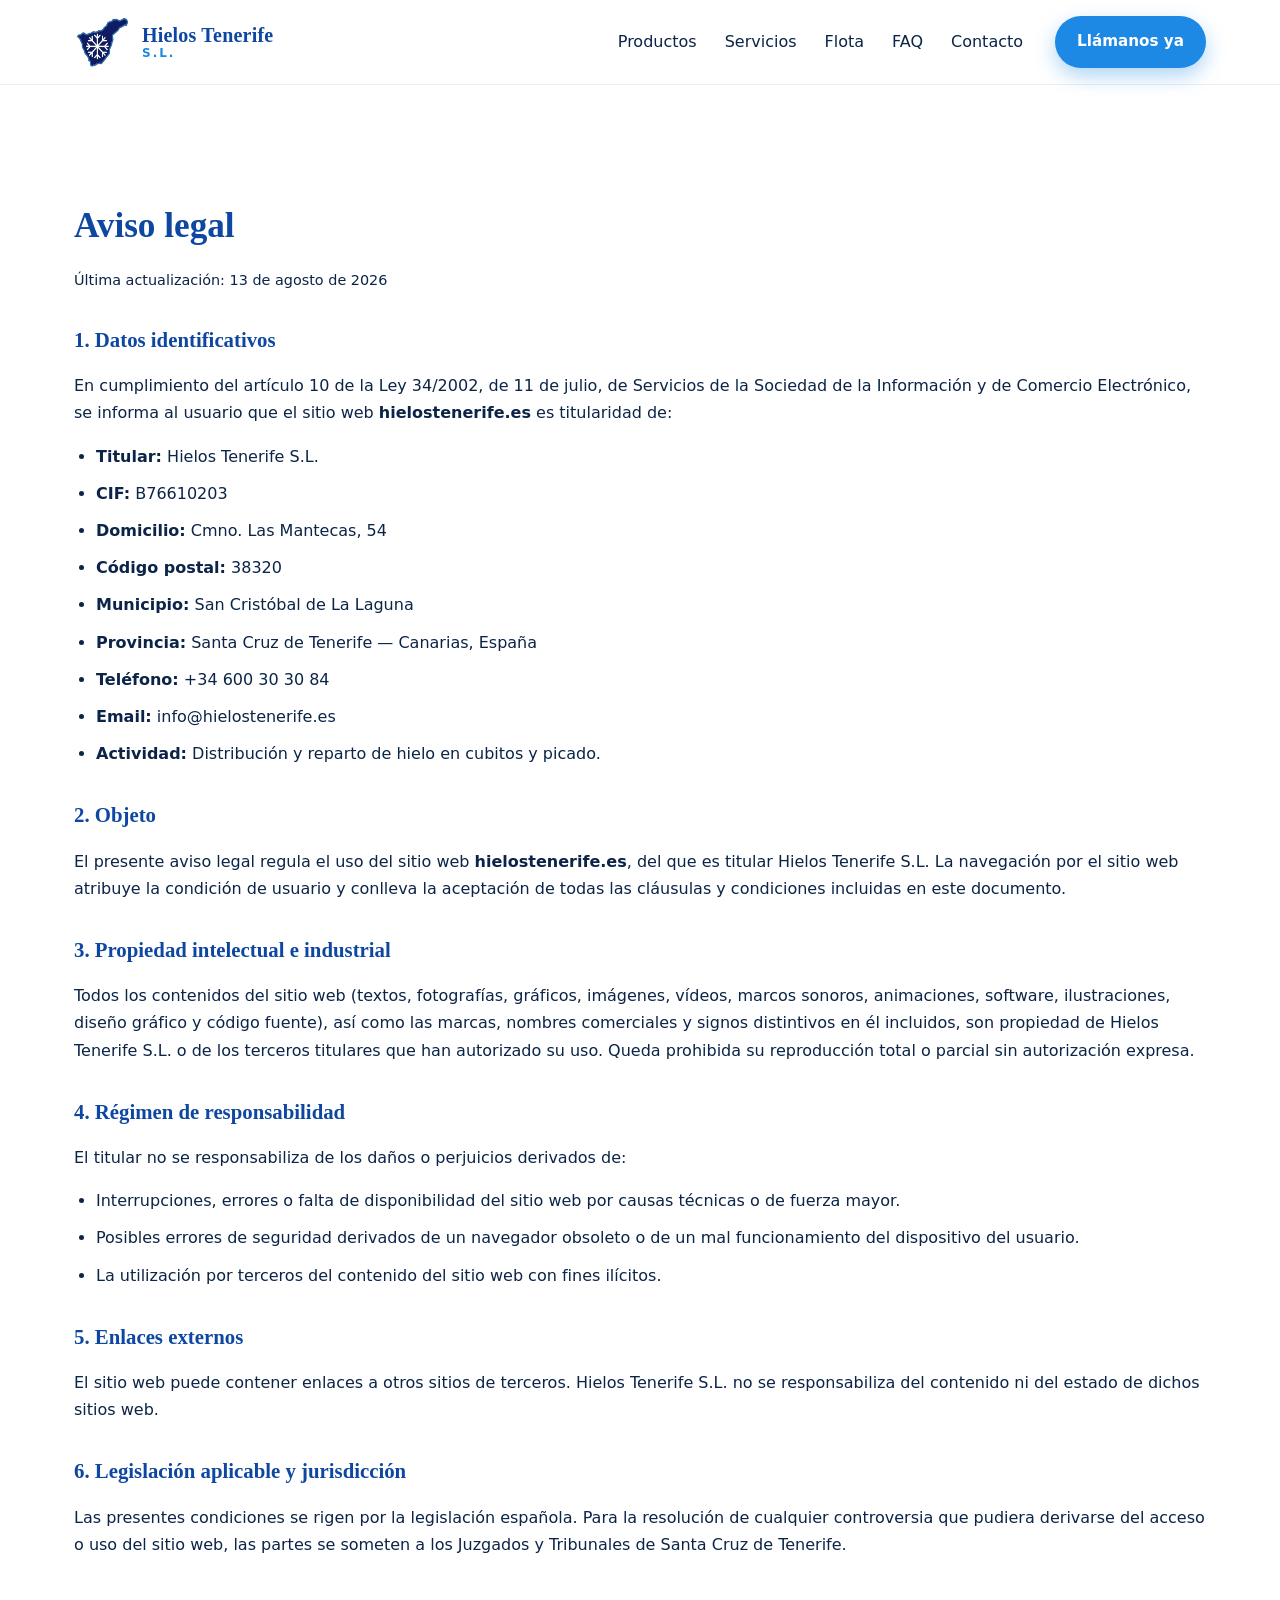
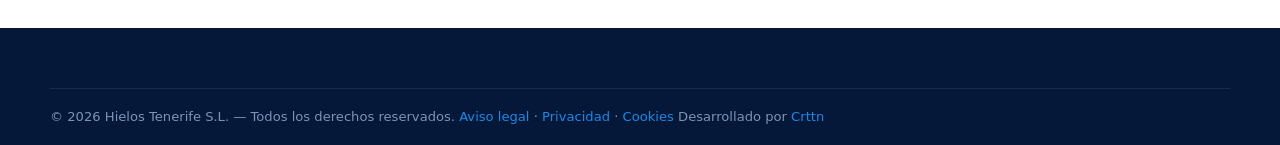
<file: aviso-legal.html>
<!doctype html>
<html lang="es">
<head>
  <meta charset="utf-8" />
  <meta name="viewport" content="width=device-width, initial-scale=1" />
  <title>Aviso legal · Hielos Tenerife S.L.</title>
  <meta name="description" content="Aviso legal de Hielos Tenerife S.L., distribuidora de hielo en cubitos y picado en la isla de Tenerife." />
  <link rel="canonical" href="https://hielostenerife.es/aviso-legal.html" />
  <link rel="stylesheet" href="styles.css" />
  <link rel="icon" href="/favicon.ico" sizes="any" />
  <link rel="icon" type="image/png" sizes="32x32" href="images/favicon-32.png" />
  <link rel="apple-touch-icon" sizes="180x180" href="images/apple-touch-icon.png" />
  <style>
    .legal{padding:90px 0 60px}
    .legal h1{font-family:'Fraunces',serif;color:var(--blue-700);font-size:2.2rem;margin-bottom:8px}
    .legal h2{font-family:'Fraunces',serif;color:var(--blue-700);font-size:1.3rem;margin-top:32px;margin-bottom:10px}
    .legal p,.legal li{color:var(--ink-2);line-height:1.7;margin-bottom:10px}
    .legal ul{padding-left:22px}
    .legal a{color:var(--blue-600)}
    .legal__updated{color:var(--ink-2);font-size:.9rem;margin-bottom:24px}
  </style>
</head>
<body>
  <header class="header" role="banner">
    <div class="container header__inner">
      <a href="index.html" class="logo" aria-label="Hielos Tenerife SL — Inicio">
        <span class="logo__mark" aria-hidden="true">
          <img src="images/logo.webp" alt="" width="56" height="56" />
        </span>
        <span class="logo__text">
          <span class="logo__title">Hielos Tenerife</span>
          <span class="logo__sub">S.L.</span>
        </span>
      </a>
      <nav class="nav" aria-label="Navegación principal">
        <a href="index.html#productos">Productos</a>
        <a href="index.html#servicios">Servicios</a>
        <a href="index.html#flota">Flota</a>
        <a href="index.html#faq">FAQ</a>
        <a href="index.html#contacto">Contacto</a>
      </nav>
      <a class="btn btn--primary header__cta" href="tel:+34600303084">Llámanos ya</a>
    </div>
  </header>

  <main class="legal">
    <div class="container">
      <h1>Aviso legal</h1>
      <p class="legal__updated">Última actualización: 13 de agosto de 2026</p>

      <h2>1. Datos identificativos</h2>
      <p>En cumplimiento del artículo 10 de la Ley 34/2002, de 11 de julio, de Servicios de la Sociedad de la Información y de Comercio Electrónico, se informa al usuario que el sitio web <strong>hielostenerife.es</strong> es titularidad de:</p>
      <ul>
        <li><strong>Titular:</strong> Hielos Tenerife S.L.</li>
        <li><strong>CIF:</strong> B76610203</li>
        <li><strong>Domicilio:</strong> Cmno. Las Mantecas, 54</li>
        <li><strong>Código postal:</strong> 38320</li>
        <li><strong>Municipio:</strong> San Cristóbal de La Laguna</li>
        <li><strong>Provincia:</strong> Santa Cruz de Tenerife — Canarias, España</li>
        <li><strong>Teléfono:</strong> +34 600 30 30 84</li>
        <li><strong>Email:</strong> info@hielostenerife.es</li>
        <li><strong>Actividad:</strong> Distribución y reparto de hielo en cubitos y picado.</li>
      </ul>

      <h2>2. Objeto</h2>
      <p>El presente aviso legal regula el uso del sitio web <strong>hielostenerife.es</strong>, del que es titular Hielos Tenerife S.L. La navegación por el sitio web atribuye la condición de usuario y conlleva la aceptación de todas las cláusulas y condiciones incluidas en este documento.</p>

      <h2>3. Propiedad intelectual e industrial</h2>
      <p>Todos los contenidos del sitio web (textos, fotografías, gráficos, imágenes, vídeos, marcos sonoros, animaciones, software, ilustraciones, diseño gráfico y código fuente), así como las marcas, nombres comerciales y signos distintivos en él incluidos, son propiedad de Hielos Tenerife S.L. o de los terceros titulares que han autorizado su uso. Queda prohibida su reproducción total o parcial sin autorización expresa.</p>

      <h2>4. Régimen de responsabilidad</h2>
      <p>El titular no se responsabiliza de los daños o perjuicios derivados de:</p>
      <ul>
        <li>Interrupciones, errores o falta de disponibilidad del sitio web por causas técnicas o de fuerza mayor.</li>
        <li>Posibles errores de seguridad derivados de un navegador obsoleto o de un mal funcionamiento del dispositivo del usuario.</li>
        <li>La utilización por terceros del contenido del sitio web con fines ilícitos.</li>
      </ul>

      <h2>5. Enlaces externos</h2>
      <p>El sitio web puede contener enlaces a otros sitios de terceros. Hielos Tenerife S.L. no se responsabiliza del contenido ni del estado de dichos sitios web.</p>

      <h2>6. Legislación aplicable y jurisdicción</h2>
      <p>Las presentes condiciones se rigen por la legislación española. Para la resolución de cualquier controversia que pudiera derivarse del acceso o uso del sitio web, las partes se someten a los Juzgados y Tribunales de Santa Cruz de Tenerife.</p>
    </div>
  </main>

  <footer class="footer" role="contentinfo">
    <div class="container footer__bottom">
      <span>© 2026 Hielos Tenerife S.L. — Todos los derechos reservados.</span>
      <span>
        <a href="aviso-legal.html">Aviso legal</a> ·
        <a href="politica-privacidad.html">Privacidad</a> ·
        <a href="politica-cookies.html">Cookies</a>
      </span>
      <span>Desarrollado por <a href="https://portfolio.crttn.es">Crttn</a></span>
    </div>
  </footer>
</body>
</html>
</file>
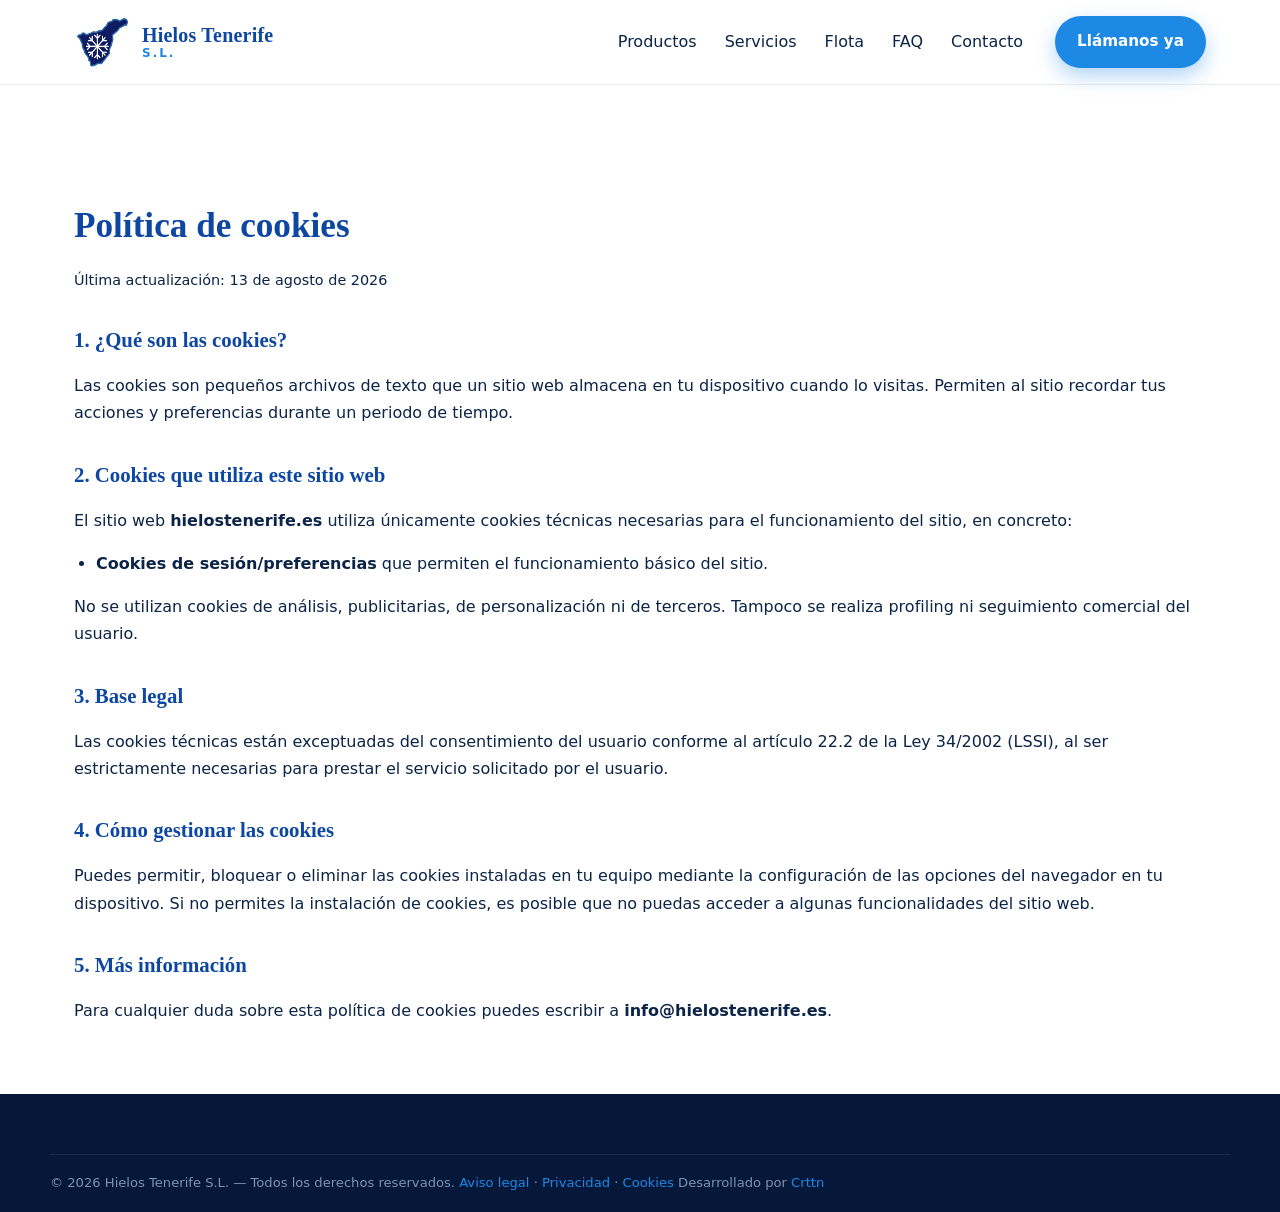
<file: politica-cookies.html>
<!doctype html>
<html lang="es">
<head>
  <meta charset="utf-8" />
  <meta name="viewport" content="width=device-width, initial-scale=1" />
  <title>Política de cookies · Hielos Tenerife S.L.</title>
  <meta name="description" content="Política de cookies de Hielos Tenerife S.L." />
  <link rel="canonical" href="https://hielostenerife.es/politica-cookies.html" />
  <link rel="stylesheet" href="styles.css" />
  <link rel="icon" href="/favicon.ico" sizes="any" />
  <link rel="icon" type="image/png" sizes="32x32" href="images/favicon-32.png" />
  <link rel="apple-touch-icon" sizes="180x180" href="images/apple-touch-icon.png" />
  <style>
    .legal{padding:90px 0 60px}
    .legal h1{font-family:'Fraunces',serif;color:var(--blue-700);font-size:2.2rem;margin-bottom:8px}
    .legal h2{font-family:'Fraunces',serif;color:var(--blue-700);font-size:1.3rem;margin-top:32px;margin-bottom:10px}
    .legal p,.legal li{color:var(--ink-2);line-height:1.7;margin-bottom:10px}
    .legal ul{padding-left:22px}
    .legal a{color:var(--blue-600)}
    .legal__updated{color:var(--ink-2);font-size:.9rem;margin-bottom:24px}
  </style>
</head>
<body>
  <header class="header" role="banner">
    <div class="container header__inner">
      <a href="index.html" class="logo" aria-label="Hielos Tenerife SL — Inicio">
        <span class="logo__mark" aria-hidden="true">
          <img src="images/logo.webp" alt="" width="56" height="56" />
        </span>
        <span class="logo__text">
          <span class="logo__title">Hielos Tenerife</span>
          <span class="logo__sub">S.L.</span>
        </span>
      </a>
      <nav class="nav" aria-label="Navegación principal">
        <a href="index.html#productos">Productos</a>
        <a href="index.html#servicios">Servicios</a>
        <a href="index.html#flota">Flota</a>
        <a href="index.html#faq">FAQ</a>
        <a href="index.html#contacto">Contacto</a>
      </nav>
      <a class="btn btn--primary header__cta" href="tel:+34600303084">Llámanos ya</a>
    </div>
  </header>

  <main class="legal">
    <div class="container">
      <h1>Política de cookies</h1>
      <p class="legal__updated">Última actualización: 13 de agosto de 2026</p>

      <h2>1. ¿Qué son las cookies?</h2>
      <p>Las cookies son pequeños archivos de texto que un sitio web almacena en tu dispositivo cuando lo visitas. Permiten al sitio recordar tus acciones y preferencias durante un periodo de tiempo.</p>

      <h2>2. Cookies que utiliza este sitio web</h2>
      <p>El sitio web <strong>hielostenerife.es</strong> utiliza únicamente cookies técnicas necesarias para el funcionamiento del sitio, en concreto:</p>
      <ul>
        <li><strong>Cookies de sesión/preferencias</strong> que permiten el funcionamiento básico del sitio.</li>
      </ul>
      <p>No se utilizan cookies de análisis, publicitarias, de personalización ni de terceros. Tampoco se realiza profiling ni seguimiento comercial del usuario.</p>

      <h2>3. Base legal</h2>
      <p>Las cookies técnicas están exceptuadas del consentimiento del usuario conforme al artículo 22.2 de la Ley 34/2002 (LSSI), al ser estrictamente necesarias para prestar el servicio solicitado por el usuario.</p>

      <h2>4. Cómo gestionar las cookies</h2>
      <p>Puedes permitir, bloquear o eliminar las cookies instaladas en tu equipo mediante la configuración de las opciones del navegador en tu dispositivo. Si no permites la instalación de cookies, es posible que no puedas acceder a algunas funcionalidades del sitio web.</p>

      <h2>5. Más información</h2>
      <p>Para cualquier duda sobre esta política de cookies puedes escribir a <strong>info@hielostenerife.es</strong>.</p>
    </div>
  </main>

  <footer class="footer" role="contentinfo">
    <div class="container footer__bottom">
      <span>© 2026 Hielos Tenerife S.L. — Todos los derechos reservados.</span>
      <span>
        <a href="aviso-legal.html">Aviso legal</a> ·
        <a href="politica-privacidad.html">Privacidad</a> ·
        <a href="politica-cookies.html">Cookies</a>
      </span>
      <span>Desarrollado por <a href="https://portfolio.crttn.es">Crttn</a></span>
    </div>
  </footer>
</body>
</html>
</file>
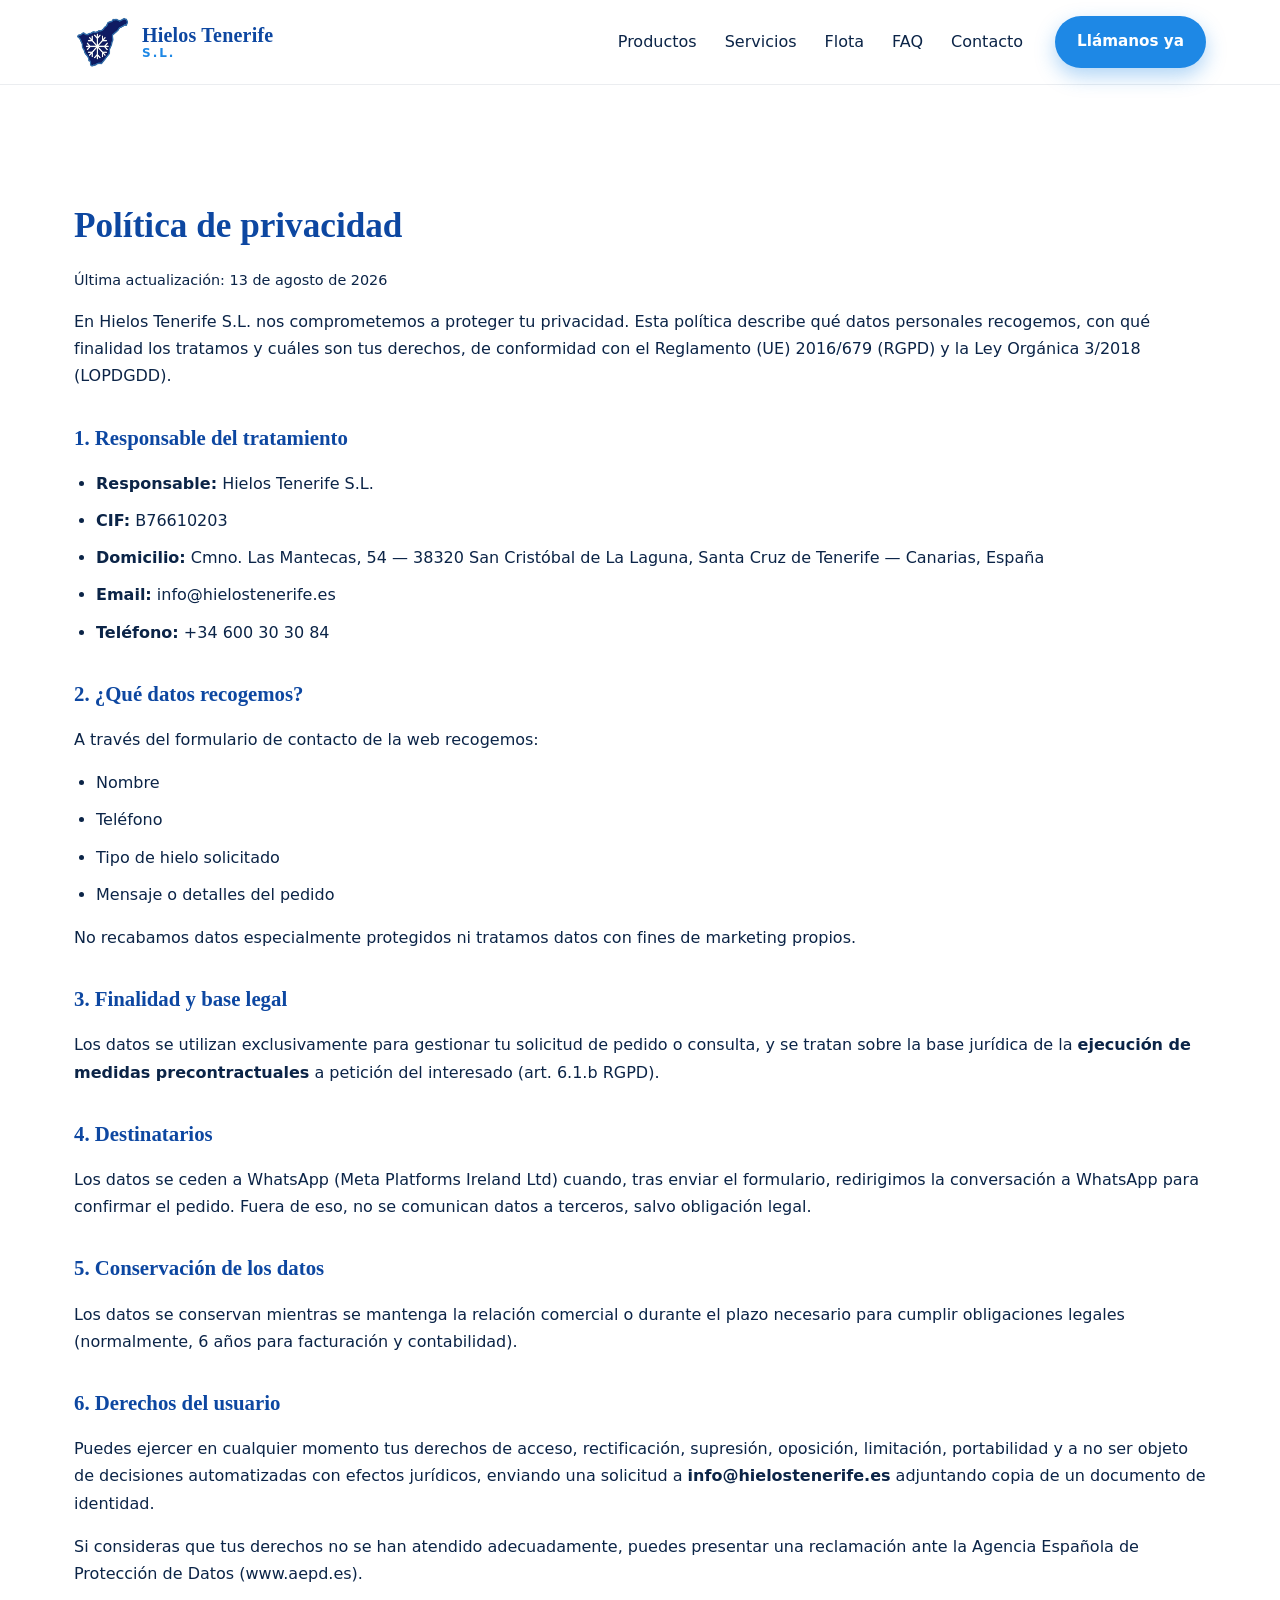
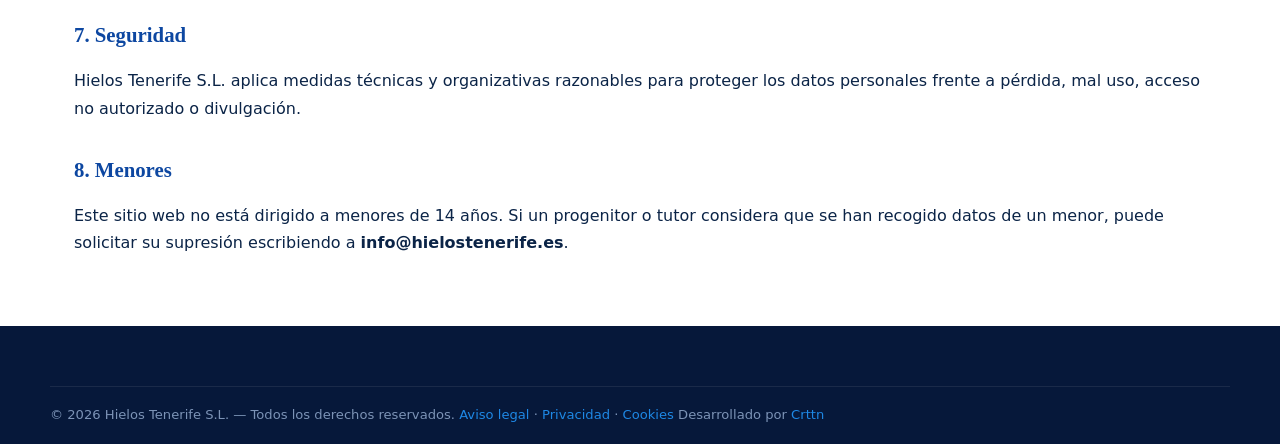
<file: politica-privacidad.html>
<!doctype html>
<html lang="es">
<head>
  <meta charset="utf-8" />
  <meta name="viewport" content="width=device-width, initial-scale=1" />
  <title>Política de privacidad · Hielos Tenerife S.L.</title>
  <meta name="description" content="Política de privacidad de Hielos Tenerife S.L. conforme al RGPD (UE) 2016/679." />
  <link rel="canonical" href="https://hielostenerife.es/politica-privacidad.html" />
  <link rel="stylesheet" href="styles.css" />
  <link rel="icon" href="/favicon.ico" sizes="any" />
  <link rel="icon" type="image/png" sizes="32x32" href="images/favicon-32.png" />
  <link rel="apple-touch-icon" sizes="180x180" href="images/apple-touch-icon.png" />
  <style>
    .legal{padding:90px 0 60px}
    .legal h1{font-family:'Fraunces',serif;color:var(--blue-700);font-size:2.2rem;margin-bottom:8px}
    .legal h2{font-family:'Fraunces',serif;color:var(--blue-700);font-size:1.3rem;margin-top:32px;margin-bottom:10px}
    .legal p,.legal li{color:var(--ink-2);line-height:1.7;margin-bottom:10px}
    .legal ul{padding-left:22px}
    .legal a{color:var(--blue-600)}
    .legal__updated{color:var(--ink-2);font-size:.9rem;margin-bottom:24px}
  </style>
</head>
<body>
  <header class="header" role="banner">
    <div class="container header__inner">
      <a href="index.html" class="logo" aria-label="Hielos Tenerife SL — Inicio">
        <span class="logo__mark" aria-hidden="true">
          <img src="images/logo.webp" alt="" width="56" height="56" />
        </span>
        <span class="logo__text">
          <span class="logo__title">Hielos Tenerife</span>
          <span class="logo__sub">S.L.</span>
        </span>
      </a>
      <nav class="nav" aria-label="Navegación principal">
        <a href="index.html#productos">Productos</a>
        <a href="index.html#servicios">Servicios</a>
        <a href="index.html#flota">Flota</a>
        <a href="index.html#faq">FAQ</a>
        <a href="index.html#contacto">Contacto</a>
      </nav>
      <a class="btn btn--primary header__cta" href="tel:+34600303084">Llámanos ya</a>
    </div>
  </header>

  <main class="legal">
    <div class="container">
      <h1>Política de privacidad</h1>
      <p class="legal__updated">Última actualización: 13 de agosto de 2026</p>

      <p>En Hielos Tenerife S.L. nos comprometemos a proteger tu privacidad. Esta política describe qué datos personales recogemos, con qué finalidad los tratamos y cuáles son tus derechos, de conformidad con el Reglamento (UE) 2016/679 (RGPD) y la Ley Orgánica 3/2018 (LOPDGDD).</p>

      <h2>1. Responsable del tratamiento</h2>
      <ul>
        <li><strong>Responsable:</strong> Hielos Tenerife S.L.</li>
        <li><strong>CIF:</strong> B76610203</li>
        <li><strong>Domicilio:</strong> Cmno. Las Mantecas, 54 — 38320 San Cristóbal de La Laguna, Santa Cruz de Tenerife — Canarias, España</li>
        <li><strong>Email:</strong> info@hielostenerife.es</li>
        <li><strong>Teléfono:</strong> +34 600 30 30 84</li>
      </ul>

      <h2>2. ¿Qué datos recogemos?</h2>
      <p>A través del formulario de contacto de la web recogemos:</p>
      <ul>
        <li>Nombre</li>
        <li>Teléfono</li>
        <li>Tipo de hielo solicitado</li>
        <li>Mensaje o detalles del pedido</li>
      </ul>
      <p>No recabamos datos especialmente protegidos ni tratamos datos con fines de marketing propios.</p>

      <h2>3. Finalidad y base legal</h2>
      <p>Los datos se utilizan exclusivamente para gestionar tu solicitud de pedido o consulta, y se tratan sobre la base jurídica de la <strong>ejecución de medidas precontractuales</strong> a petición del interesado (art. 6.1.b RGPD).</p>

      <h2>4. Destinatarios</h2>
      <p>Los datos se ceden a WhatsApp (Meta Platforms Ireland Ltd) cuando, tras enviar el formulario, redirigimos la conversación a WhatsApp para confirmar el pedido. Fuera de eso, no se comunican datos a terceros, salvo obligación legal.</p>

      <h2>5. Conservación de los datos</h2>
      <p>Los datos se conservan mientras se mantenga la relación comercial o durante el plazo necesario para cumplir obligaciones legales (normalmente, 6 años para facturación y contabilidad).</p>

      <h2>6. Derechos del usuario</h2>
      <p>Puedes ejercer en cualquier momento tus derechos de acceso, rectificación, supresión, oposición, limitación, portabilidad y a no ser objeto de decisiones automatizadas con efectos jurídicos, enviando una solicitud a <strong>info@hielostenerife.es</strong> adjuntando copia de un documento de identidad.</p>
      <p>Si consideras que tus derechos no se han atendido adecuadamente, puedes presentar una reclamación ante la Agencia Española de Protección de Datos (www.aepd.es).</p>

      <h2>7. Seguridad</h2>
      <p>Hielos Tenerife S.L. aplica medidas técnicas y organizativas razonables para proteger los datos personales frente a pérdida, mal uso, acceso no autorizado o divulgación.</p>

      <h2>8. Menores</h2>
      <p>Este sitio web no está dirigido a menores de 14 años. Si un progenitor o tutor considera que se han recogido datos de un menor, puede solicitar su supresión escribiendo a <strong>info@hielostenerife.es</strong>.</p>
    </div>
  </main>

  <footer class="footer" role="contentinfo">
    <div class="container footer__bottom">
      <span>© 2026 Hielos Tenerife S.L. — Todos los derechos reservados.</span>
      <span>
        <a href="aviso-legal.html">Aviso legal</a> ·
        <a href="politica-privacidad.html">Privacidad</a> ·
        <a href="politica-cookies.html">Cookies</a>
      </span>
      <span>Desarrollado por <a href="https://portfolio.crttn.es">Crttn</a></span>
    </div>
  </footer>
</body>
</html>
</file>
<file: styles.css>
/* ---------- Reset & base ---------- */
*,*::before,*::after{box-sizing:border-box}
html{scroll-behavior:smooth}
body{margin:0;font-family:'Inter',system-ui,-apple-system,Segoe UI,Roboto,sans-serif;color:#0b2447;background:#fff;line-height:1.55;-webkit-font-smoothing:antialiased;min-height:100vh;display:flex;flex-direction:column}
main{flex:1}
img,svg{max-width:100%;display:block}
a{color:#1e88e5;text-decoration:none}
a:hover{text-decoration:underline}
button{font:inherit;cursor:pointer;border:0;background:none;color:inherit}

/* ---------- Skip-link (a11y + SEO) ---------- */
.skip-link{position:absolute;left:-9999px;top:8px;background:var(--blue-700);color:#fff;padding:10px 18px;border-radius:10px;z-index:100;font-weight:600}
.skip-link:focus{left:12px;outline:3px solid #fff;box-shadow:0 0 0 5px var(--blue-500)}

:root{
  --blue-50:#eaf4ff;
  --blue-100:#d6e8ff;
  --blue-200:#a8cfff;
  --blue-400:#4ea3f0;
  --blue-500:#1e88e5;
  --blue-600:#1565c0;
  --blue-700:#0d47a1;
  --blue-900:#0b2447;
  --ink:#0b2447;
  --ink-soft:#34507a;
  --muted:#5b779b;
  --line:rgba(11,36,71,.08);
  --bg-soft:#f4f9ff;
  --shadow-sm:0 4px 14px rgba(13,71,161,.06);
  --shadow-md:0 12px 40px rgba(13,71,161,.12);
  --radius:16px;
  --radius-lg:22px;
}

.container{max-width:1180px;margin:0 auto;padding:0 24px}

/* ---------- Header ---------- */
.header{position:sticky;top:0;z-index:50;background:rgba(255,255,255,.92);backdrop-filter:saturate(180%) blur(12px);-webkit-backdrop-filter:saturate(180%) blur(12px);border-bottom:1px solid var(--line);transition:box-shadow .25s ease,background .25s ease}
.header.is-scrolled{background:rgba(255,255,255,.97);box-shadow:0 8px 30px rgba(13,71,161,.08)}
.header__inner{display:flex;align-items:center;gap:24px;padding:14px 24px}
.logo{display:flex;align-items:center;gap:12px;color:var(--ink)}
.logo:hover{text-decoration:none}
.logo__text{display:flex;flex-direction:column;line-height:1}
.logo__title{font-family:'Fraunces',serif;font-weight:800;font-size:1.25rem;color:var(--blue-700);letter-spacing:.2px}
.logo__sub{font-weight:700;font-size:.75rem;color:var(--blue-500);letter-spacing:2px;margin-top:2px}
.nav{display:flex;gap:28px;margin-left:auto}
.nav a{color:var(--ink);font-weight:500;position:relative}
.nav a:hover{color:var(--blue-600);text-decoration:none}
.nav a::after{content:"";position:absolute;left:0;right:0;bottom:-6px;height:2px;background:var(--blue-500);transform:scaleX(0);transform-origin:left;transition:transform .25s ease}
.nav a:hover::after{transform:scaleX(1)}
.header__cta{margin-left:8px}
.hamburger{display:none;width:40px;height:40px;flex-direction:column;justify-content:center;gap:5px;padding:0 8px;border-radius:10px}
.hamburger span{display:block;height:2px;background:var(--ink);border-radius:2px;transition:transform .25s ease, opacity .2s}
.hamburger[aria-expanded="true"] span:nth-child(1){transform:translateY(7px) rotate(45deg)}
.hamburger[aria-expanded="true"] span:nth-child(2){opacity:0}
.hamburger[aria-expanded="true"] span:nth-child(3){transform:translateY(-7px) rotate(-45deg)}

/* ---------- Buttons ---------- */
.btn{display:inline-flex;align-items:center;justify-content:center;gap:8px;padding:12px 20px;border-radius:999px;font-weight:600;font-size:.95rem;transition:transform .15s ease,box-shadow .2s ease,background .2s ease,color .2s ease;border:2px solid transparent;white-space:nowrap}
.btn:hover{text-decoration:none;transform:translateY(-1px)}
.btn--primary{background:var(--blue-500);color:#fff;box-shadow:0 8px 20px rgba(30,136,229,.35)}
.btn--primary:hover{background:var(--blue-600);box-shadow:0 12px 28px rgba(21,101,192,.45)}
.btn--ghost{background:transparent;color:var(--blue-700);border-color:rgba(30,136,229,.35)}
.btn--ghost:hover{background:var(--blue-50)}
.btn--outline{background:#fff;color:var(--blue-600);border-color:var(--blue-200)}
.btn--outline:hover{background:var(--blue-50);border-color:var(--blue-500)}
.btn--lg{padding:14px 26px;font-size:1rem}

/* ---------- Hero ---------- */
.hero{position:relative;overflow:hidden;padding:90px 0 110px;background:linear-gradient(180deg,#eaf4ff 0%,#ffffff 70%)}
.hero__bg{position:absolute;inset:0;background:radial-gradient(60% 50% at 80% 20%,rgba(30,136,229,.18),transparent 60%),radial-gradient(50% 40% at 10% 80%,rgba(13,71,161,.12),transparent 60%);pointer-events:none}
.hero__inner{position:relative;max-width:880px;text-align:center;margin:0 auto}
.eyebrow{display:inline-block;font-weight:700;letter-spacing:2px;font-size:.75rem;text-transform:uppercase;color:var(--blue-500);margin-bottom:14px;padding:6px 14px;background:#fff;border:1px solid var(--blue-100);border-radius:999px}
.eyebrow--light{background:rgba(255,255,255,.1);border-color:rgba(255,255,255,.25);color:#cfe1ff}
.hero__title{font-family:'Fraunces',serif;font-size:clamp(2.2rem,5vw,3.6rem);line-height:1.05;margin:6px 0 18px;color:var(--ink);letter-spacing:-.5px}
.accent{color:var(--blue-500);position:relative;display:inline-block}
.accent::after{content:"";position:absolute;left:0;right:0;bottom:4px;height:10px;background:linear-gradient(90deg,var(--blue-100),transparent);border-radius:8px;z-index:-1}
.hero__lead{font-size:1.15rem;color:var(--ink-soft);max-width:680px;margin:0 auto 28px}
.hero__ctas{display:flex;gap:12px;justify-content:center;flex-wrap:wrap;margin-bottom:36px}
.hero__chips{list-style:none;padding:0;margin:0;display:flex;flex-wrap:wrap;gap:10px;justify-content:center}
.hero__chips li{background:#fff;border:1px solid var(--blue-100);color:var(--blue-700);padding:8px 14px;border-radius:999px;font-size:.88rem;font-weight:500;box-shadow:var(--shadow-sm)}
@media (max-width:760px){.hero__chips{display:none}}

.snowflakes{position:absolute;inset:0;pointer-events:none;overflow:hidden}
.snowflakes span{position:absolute;color:#1e88e5;opacity:.18;font-size:24px;animation:fall linear infinite}
.snowflakes span:nth-child(1){left:5%;font-size:18px;animation-duration:14s;animation-delay:0s}
.snowflakes span:nth-child(2){left:20%;font-size:28px;animation-duration:20s;animation-delay:2s}
.snowflakes span:nth-child(3){left:40%;font-size:14px;animation-duration:12s;animation-delay:4s}
.snowflakes span:nth-child(4){left:60%;font-size:22px;animation-duration:18s;animation-delay:1s}
.snowflakes span:nth-child(5){left:80%;font-size:30px;animation-duration:22s;animation-delay:3s}
.snowflakes span:nth-child(6){left:92%;font-size:16px;animation-duration:16s;animation-delay:5s}
@keyframes fall{0%{transform:translateY(-10%);opacity:0}10%{opacity:.25}100%{transform:translateY(110vh);opacity:0}}

/* ---------- Sections ---------- */
.section{padding:90px 0;background:#fff}
.section--alt{background:var(--bg-soft)}
.section--dark{background:linear-gradient(135deg,#0d47a1 0%,#1e88e5 100%);color:#fff}
.section--dark h2,.section--dark h3{color:#fff}
.section__head{text-align:center;max-width:720px;margin:0 auto 50px}
.section__head h2{font-family:'Fraunces',serif;font-size:clamp(1.8rem,3.4vw,2.4rem);margin:6px 0 12px;color:var(--ink)}
.section--dark .section__head h2{color:#fff}
.section__lead{color:var(--ink-soft);font-size:1.05rem}
.section--dark .section__lead{color:#cfe1ff}

/* ---------- Grid & cards ---------- */
.grid{display:grid;gap:24px}
.grid--3{grid-template-columns:repeat(3,1fr)}
.grid--4{grid-template-columns:repeat(4,1fr)}

.card{background:#fff;border:1px solid var(--line);border-radius:var(--radius-lg);padding:30px;box-shadow:var(--shadow-sm);transition:transform .2s ease,box-shadow .25s ease,border-color .2s ease}
.card:hover{transform:translateY(-4px);box-shadow:var(--shadow-md);border-color:var(--blue-100)}

.product{position:relative;display:flex;flex-direction:column;gap:14px}
.product__icon{width:64px;height:64px;border-radius:18px;display:grid;place-items:center;background:var(--blue-50);color:var(--blue-500);margin-bottom:4px}
.product__heading{display:flex;align-items:center;gap:14px}
.product h3{font-family:'Fraunces',serif;font-size:1.4rem;margin:0;color:var(--ink)}
.product p{color:var(--ink-soft);margin:0}
.product__specs{list-style:none;padding:0;margin:0 0 8px;display:grid;gap:6px;font-size:.92rem}
.product__specs li{display:flex;justify-content:space-between;border-bottom:1px dashed var(--line);padding:6px 0}
.product__specs span{color:var(--muted)}
.product__specs b{color:var(--ink);font-weight:600}
.product .btn{margin-top:auto;align-self:flex-start}
.product--featured{border-color:var(--blue-200);background:linear-gradient(180deg,#ffffff 0%,#f4f9ff 100%);box-shadow:0 12px 40px rgba(30,136,229,.18);order:2}
.product--featured .product__icon{background:var(--blue-500);color:#fff}
.product__badge{position:absolute;z-index:3;top:-1px;right:20px;transform:translateY(-50%);background:var(--blue-500);color:#fff;font-size:.7rem;font-weight:700;letter-spacing:1px;padding:7px 13px;border-radius:999px;text-transform:uppercase;box-shadow:0 6px 16px rgba(30,136,229,.35);line-height:1;white-space:nowrap}
.product--flip{height:560px;padding:0;perspective:1200px;overflow:visible}
.grid--3 .product--flip:not(.product--featured){order:1}
.grid--3 .product--flip:last-child{order:3}
.product--flip .product__static{position:relative;z-index:1;height:100%;padding:30px;background:linear-gradient(180deg,#ffffff 0%,#f4f9ff 100%);border-radius:inherit;display:flex;flex-direction:column;gap:14px}
.product--flip .product__actions--static{position:relative;z-index:2;display:grid;grid-template-columns:1fr 1fr;gap:14px;margin:0 0 2px}
.product--flip .product__actions--static .btn{width:100%;margin:0}
.product--flip .product__content{position:relative;flex:1;min-height:0;transition:transform .7s cubic-bezier(.2,.75,.25,1);transform-style:preserve-3d}
.product--flip.is-flipped .product__content{transform:rotateY(180deg)}
.product--flip .product__details{position:absolute;inset:0;display:flex;flex-direction:column;gap:14px;backface-visibility:hidden;overflow:hidden}
.product--flip .product__front{background:linear-gradient(180deg,#ffffff 0%,#f4f9ff 100%)}
.product--flip .product__back{transform:rotateY(180deg);background:linear-gradient(180deg,#ffffff 0%,#f4f9ff 100%);justify-content:center}
.product-gallery{display:grid;gap:22px;text-align:center}
.product-gallery__image{background:transparent;border:0;border-radius:0;padding:0;box-shadow:none}
.product-gallery__image img{width:78%;max-height:290px;margin:0 auto;aspect-ratio:1;object-fit:contain}
.product-gallery__info{display:grid;gap:14px;justify-items:center}

.srv{text-align:center;padding:24px 18px;border-radius:var(--radius);background:#fff;border:1px solid var(--line);transition:transform .2s ease,box-shadow .25s ease}
.srv:hover{transform:translateY(-3px);box-shadow:var(--shadow-md)}
.srv__icon{font-size:2.2rem;margin-bottom:10px}
.srv h3{font-family:'Fraunces',serif;font-size:1.15rem;margin:0 0 6px;color:var(--ink)}
.srv p{color:var(--ink-soft);font-size:.95rem;margin:0}

/* ---------- Alquiler de congeladores ---------- */
.section--rental{background:linear-gradient(180deg,#ffffff 0%,var(--bg-soft) 100%)}
.rental-card{display:flex;flex-direction:column;gap:12px}
.rental-card__icon{width:52px;height:52px;border-radius:16px;display:grid;place-items:center;background:var(--blue-50);color:var(--blue-500)}
.rental-card h3{font-family:'Fraunces',serif;font-size:1.2rem;margin:0;color:var(--ink)}
.rental-card p{color:var(--ink-soft);font-size:.95rem;margin:0}
.rental-combo{display:flex;align-items:center;justify-content:space-between;flex-wrap:wrap;gap:24px 32px;margin-top:36px;padding:28px 32px;border-radius:var(--radius-lg);background:linear-gradient(135deg,#0d47a1 0%,#1e88e5 100%);box-shadow:var(--shadow-md)}
.rental-combo h3{font-family:'Fraunces',serif;font-size:1.35rem;margin:0 0 6px;color:#fff}
.rental-combo p{margin:0;max-width:640px;color:#cfe1ff;font-size:.97rem}
.rental-combo .btn{flex-shrink:0}

/* ---------- Zonas de reparto ---------- */
.zonas__list{list-style:none;padding:0;margin:0;display:flex;flex-wrap:wrap;gap:10px;justify-content:center;max-width:920px;margin-inline:auto}
.zonas__list li{background:#fff;border:1px solid var(--blue-100);color:var(--blue-700);padding:10px 18px;border-radius:999px;font-size:.95rem;font-weight:600;box-shadow:var(--shadow-sm)}
.zonas__note{text-align:center;color:var(--ink-soft);margin:24px 0 0;font-size:.95rem}

.carousel{position:relative;border-radius:var(--radius-lg);overflow:hidden;background:#eaf4ff}
.carousel--wide{max-width:980px;margin:0 auto;box-shadow:var(--shadow-md);border:1px solid var(--line)}
.carousel__track{position:relative;aspect-ratio:4/3}
.carousel__slide{position:absolute;inset:0;opacity:0;transition:opacity .5s ease}
.carousel__slide.is-active{opacity:1;z-index:1}
.carousel__slide img{width:100%;height:100%;display:block;object-fit:cover;border-radius:0}
.carousel__btn{position:absolute;top:50%;transform:translateY(-50%);width:38px;height:38px;border-radius:50%;background:rgba(255,255,255,.92);color:var(--blue-700);border:0;display:grid;place-items:center;cursor:pointer;box-shadow:var(--shadow-sm);transition:background .2s ease,transform .2s ease;z-index:2}
.carousel__btn:hover{background:#fff;transform:translateY(-50%) scale(1.06)}
.carousel__btn--prev{left:10px}
.carousel__btn--next{right:10px}
.carousel__dots{position:absolute;bottom:10px;left:50%;transform:translateX(-50%);display:flex;gap:6px;z-index:2}
.carousel__dots button{width:8px;height:8px;border-radius:50%;border:0;background:rgba(255,255,255,.6);cursor:pointer;padding:0;transition:background .2s ease,transform .2s ease}
.carousel__dots button.is-active{background:#fff;transform:scale(1.25)}

.carousel__cta{display:flex;justify-content:center;margin-top:24px}
.carousel__ig{display:inline-flex;align-items:center;justify-content:center;gap:8px;padding:10px 16px;border-radius:999px;background:linear-gradient(45deg,#f09433,#e6683c,#dc2743,#cc2366,#bc1888);color:#fff;font-weight:600;font-size:.92rem;text-decoration:none;box-shadow:var(--shadow-sm);transition:transform .2s ease,box-shadow .2s ease}
.carousel__ig:hover{transform:translateY(-2px);box-shadow:var(--shadow-md)}
.carousel__ig svg{flex-shrink:0}
/* ---------- FAQ ---------- */
.faq{display:grid;gap:14px;max-width:860px;margin:0 auto}
.faq__item{background:#fff;border:1px solid var(--line);border-radius:16px;overflow:hidden;transition:border-color .2s ease,box-shadow .2s ease}
.faq__item[open]{border-color:var(--blue-200);box-shadow:var(--shadow-sm)}
.faq__item summary{list-style:none;cursor:pointer;padding:20px 24px;font-weight:700;color:var(--ink);font-size:1.02rem;display:flex;justify-content:space-between;align-items:center;gap:14px;transition:color .2s ease}
.faq__item summary::-webkit-details-marker{display:none}
.faq__item summary h3{font:inherit;margin:0;color:inherit}
.faq__item summary:hover{color:var(--blue-600)}
.faq__icon{width:32px;height:32px;border-radius:50%;background:var(--blue-50);color:var(--blue-600);display:grid;place-items:center;font-size:1.3rem;font-weight:700;flex-shrink:0;transition:transform .25s ease,background .2s ease,color .2s ease}
.faq__item[open] .faq__icon{background:var(--blue-500);color:#fff;transform:rotate(45deg)}
.faq__answer{padding:0 24px 22px;color:var(--ink-soft);font-size:.97rem}
.faq__answer p{margin:0}

.compare-table__wrap{max-width:860px;margin:0 auto;overflow-x:auto;border:1px solid var(--line);border-radius:16px;box-shadow:var(--shadow-sm)}
.compare-table{width:100%;border-collapse:collapse;background:#fff;font-size:.95rem}
.compare-table th,.compare-table td{padding:14px 20px;text-align:left;border-bottom:1px solid var(--line)}
.compare-table thead th{background:var(--blue-50);color:var(--blue-700);font-weight:700}
.compare-table tbody th{color:var(--ink);font-weight:700;white-space:nowrap}
.compare-table tbody td{color:var(--ink-soft)}
.compare-table tbody tr:last-child th,.compare-table tbody tr:last-child td{border-bottom:none}

/* ---------- Contacto ---------- */
.contacto{display:grid;grid-template-columns:minmax(0,1fr) auto;gap:80px;align-items:center}
.contacto__info h2{font-family:'Fraunces',serif;font-size:clamp(1.8rem,3.2vw,2.3rem);margin:6px 0 14px;color:#fff}
.contacto__info>p{color:#cfe1ff;margin:0 0 24px}
.contacto__list{list-style:none;padding:0;margin:0;display:grid;gap:14px}
.contacto__list li{display:flex;align-items:center;gap:14px;background:rgba(255,255,255,.08);border:1px solid rgba(255,255,255,.12);padding:14px 18px;border-radius:14px;backdrop-filter:blur(6px)}
.contacto__icon{width:40px;height:40px;display:grid;place-items:center;background:rgba(255,255,255,.12);border-radius:12px;font-size:1.2rem;flex-shrink:0}
.contacto__list b{display:block;font-size:.8rem;color:#cfe1ff;letter-spacing:1px;text-transform:uppercase;margin-bottom:2px}
.contacto__list a{color:#fff;font-weight:600;font-size:1.05rem}
.contacto__list a:hover{text-decoration:underline}
.contacto__list span{color:#fff;font-weight:600;font-size:1.05rem}

.form{background:#fff;color:var(--ink);border-radius:var(--radius-lg);padding:30px;box-shadow:var(--shadow-md);display:grid;gap:14px;justify-self:center;width:100%;max-width:480px;margin-inline:auto}
.form h3{font-family:'Fraunces',serif;font-size:1.4rem;margin:0 0 6px;color:var(--ink)}
.form label{display:grid;gap:6px;font-size:.88rem;font-weight:600;color:var(--ink-soft)}
.form input,.form select,.form textarea{font:inherit;padding:12px 14px;border-radius:12px;border:1.5px solid var(--line);background:#fbfdff;color:var(--ink);transition:border-color .15s ease,box-shadow .15s ease;width:100%}
.form input:focus,.form select:focus,.form textarea:focus{outline:none;border-color:var(--blue-500);box-shadow:0 0 0 4px rgba(30,136,229,.15);background:#fff}
.form textarea{resize:vertical;min-height:80px}
.form__group{border:0;padding:0;margin:0;min-width:0}
.form__group legend{padding:0;float:left;width:100%;font-size:.88rem;font-weight:600;color:var(--ink-soft)}
.form__legend-note{font-weight:500;font-size:.8rem;color:var(--muted);margin-left:6px}
.dropdown{position:relative;clear:both;padding-top:6px}
.dropdown__toggle{list-style:none;display:flex;align-items:center;justify-content:space-between;gap:10px;padding:12px 14px;border:1.5px solid var(--line);border-radius:12px;background:#fbfdff;color:var(--ink);font-size:.95rem;cursor:pointer;transition:border-color .15s ease,box-shadow .15s ease,background .15s ease}
.dropdown__toggle::-webkit-details-marker{display:none}
.dropdown__toggle:hover{border-color:var(--blue-200);background:#fff}
.dropdown[open] .dropdown__toggle{border-color:var(--blue-500);background:#fff;box-shadow:0 0 0 4px rgba(30,136,229,.15)}
.dropdown__value{overflow:hidden;text-overflow:ellipsis;white-space:nowrap}
.dropdown__value.is-placeholder{color:var(--muted)}
.dropdown__caret{display:grid;flex-shrink:0;color:var(--blue-500);transition:transform .2s ease}
.dropdown[open] .dropdown__caret{transform:rotate(180deg)}
.dropdown__panel{position:absolute;top:calc(100% + 8px);left:0;right:0;z-index:20;display:grid;gap:6px;padding:10px;background:#fff;border:1px solid var(--blue-100);border-radius:14px;box-shadow:var(--shadow-md);max-height:320px;overflow-y:auto}
.form .form__check{position:relative;display:flex;align-items:center;padding:9px 12px;border-radius:10px;background:transparent;cursor:pointer;font-size:.92rem;font-weight:500;color:var(--ink);transition:background .15s ease}
.form .form__check:hover{background:var(--blue-50)}
.form .form__check input{position:absolute;width:1px;height:1px;padding:0;margin:0;border:0;opacity:0;pointer-events:none}
.form .form__check span{display:flex;align-items:center;gap:10px}
.form .form__check span::before{content:"";width:20px;height:20px;flex-shrink:0;border:1.5px solid var(--blue-200);border-radius:6px;background-color:#fff;display:grid;place-items:center;font-size:.7rem;font-weight:700;color:#fff;line-height:1;transition:background .15s ease,border-color .15s ease}
.form .form__check input:checked+span::before{content:"✓";background-color:var(--blue-500);border-color:var(--blue-500)}
.form .form__check input:checked+span{color:var(--blue-700);font-weight:600}
.form .form__check input:focus-visible+span::before{border-color:var(--blue-500);box-shadow:0 0 0 4px rgba(30,136,229,.15)}
.form__status{margin:0;font-size:.9rem;font-weight:600;color:var(--blue-600);min-height:1.2em}
.form__status.is-error{color:#c62828}
.form__hint{font-size:.78rem;color:var(--muted);margin:0;text-align:center}
.contacto__address{font-style:normal;color:#cfe1ff;font-size:.92rem;line-height:1.6;margin-top:22px;padding:14px 18px;background:rgba(255,255,255,.06);border:1px solid rgba(255,255,255,.12);border-radius:12px}
.contacto__address strong{color:#fff}

/* ---------- Footer ---------- */
.footer{background:#06183a;color:#cfe1ff;padding:60px 0 0}
.footer__inner{display:grid;grid-template-columns:1.4fr 1fr 1fr 1fr;gap:40px;padding-bottom:40px}
.footer__brand p{margin-top:14px;font-size:.92rem;color:#9fb6d8;max-width:280px}
.footer__col h4{color:#fff;font-family:'Fraunces',serif;margin:0 0 14px;font-size:1rem;letter-spacing:.5px}
.footer__col a{display:block;color:#9fb6d8;padding:5px 0;font-size:.92rem}
.footer__col a:hover{color:#fff;text-decoration:none}
.footer__bottom{border-top:1px solid rgba(255,255,255,.08);padding:18px 0;color:#7c93b6;font-size:.82rem}
.footer__bottom .container{display:flex;justify-content:space-between;flex-wrap:wrap;gap:8px}

/* ---------- Floating WhatsApp button ---------- */
.fab{position:fixed;right:22px;bottom:22px;width:56px;height:56px;border-radius:50%;background:#25d366;color:#fff;display:flex;align-items:center;justify-content:center;box-shadow:0 10px 30px rgba(37,211,102,.45);z-index:60;transition:transform .2s ease}
.fab:hover{transform:scale(1.07);text-decoration:none}
.fab svg{display:block;color:#fff}

/* ---------- Responsive ---------- */
@media (max-width:980px){
  .grid--4{grid-template-columns:repeat(2,1fr)}
  .contacto{grid-template-columns:1fr;gap:40px}
  .footer__inner{grid-template-columns:1fr 1fr;gap:30px}
}

@media (max-width:760px){
  .header__cta{display:none}
  .hamburger{display:flex;margin-left:auto}
  .footer{padding:40px 0 0}
  .footer__inner{grid-template-columns:1fr 1fr;gap:30px 24px;text-align:left}
  .footer__brand{grid-column:1/-1;text-align:center;display:flex;flex-direction:column;align-items:center}
  .footer__brand p{margin-left:auto;margin-right:auto}
  .footer__col h4{font-size:.95rem;margin-bottom:10px;text-align:center}
  .footer__col a{padding:4px 0;font-size:.88rem;text-align:center}
  .footer__bottom{padding:16px 0}
  .footer__bottom .container{flex-direction:column;align-items:center;justify-content:center;text-align:center;gap:6px}
  .nav{position:absolute;top:100%;left:0;right:0;background:#fff;flex-direction:column;gap:0;padding:8px 24px 20px;border-bottom:1px solid var(--line);box-shadow:var(--shadow-md);transform:translateY(-12px);opacity:0;pointer-events:none;transition:transform .2s ease,opacity .2s ease}
  .nav.is-open{transform:translateY(0);opacity:1;pointer-events:auto}
  .nav a{padding:14px 0;border-bottom:1px solid var(--line)}
  .nav a:last-child{border-bottom:0}
  .grid--3,.grid--4{grid-template-columns:1fr}
  .product--flip{height:540px}
  .product--flip .product__static{padding:26px}
  .section{padding:70px 0}
  .rental-combo{padding:24px 22px;gap:20px}
  .rental-combo .btn{width:100%}
  .hero{padding:60px 0 80px}
  .stats{grid-template-columns:1fr 1fr}
  .faq__item summary{padding:16px 18px;font-size:.95rem}
}

/* ---------- Reveal on scroll ---------- */
.reveal{opacity:0;transform:translateY(18px);transition:opacity .6s ease,transform .6s ease}
.reveal.is-in{opacity:1;transform:translateY(0)}

@media (prefers-reduced-motion: reduce){
  *{animation-duration:.001ms!important;transition-duration:.001ms!important}
  html{scroll-behavior:auto}
  .reveal{opacity:1;transform:none}
}
</file>
